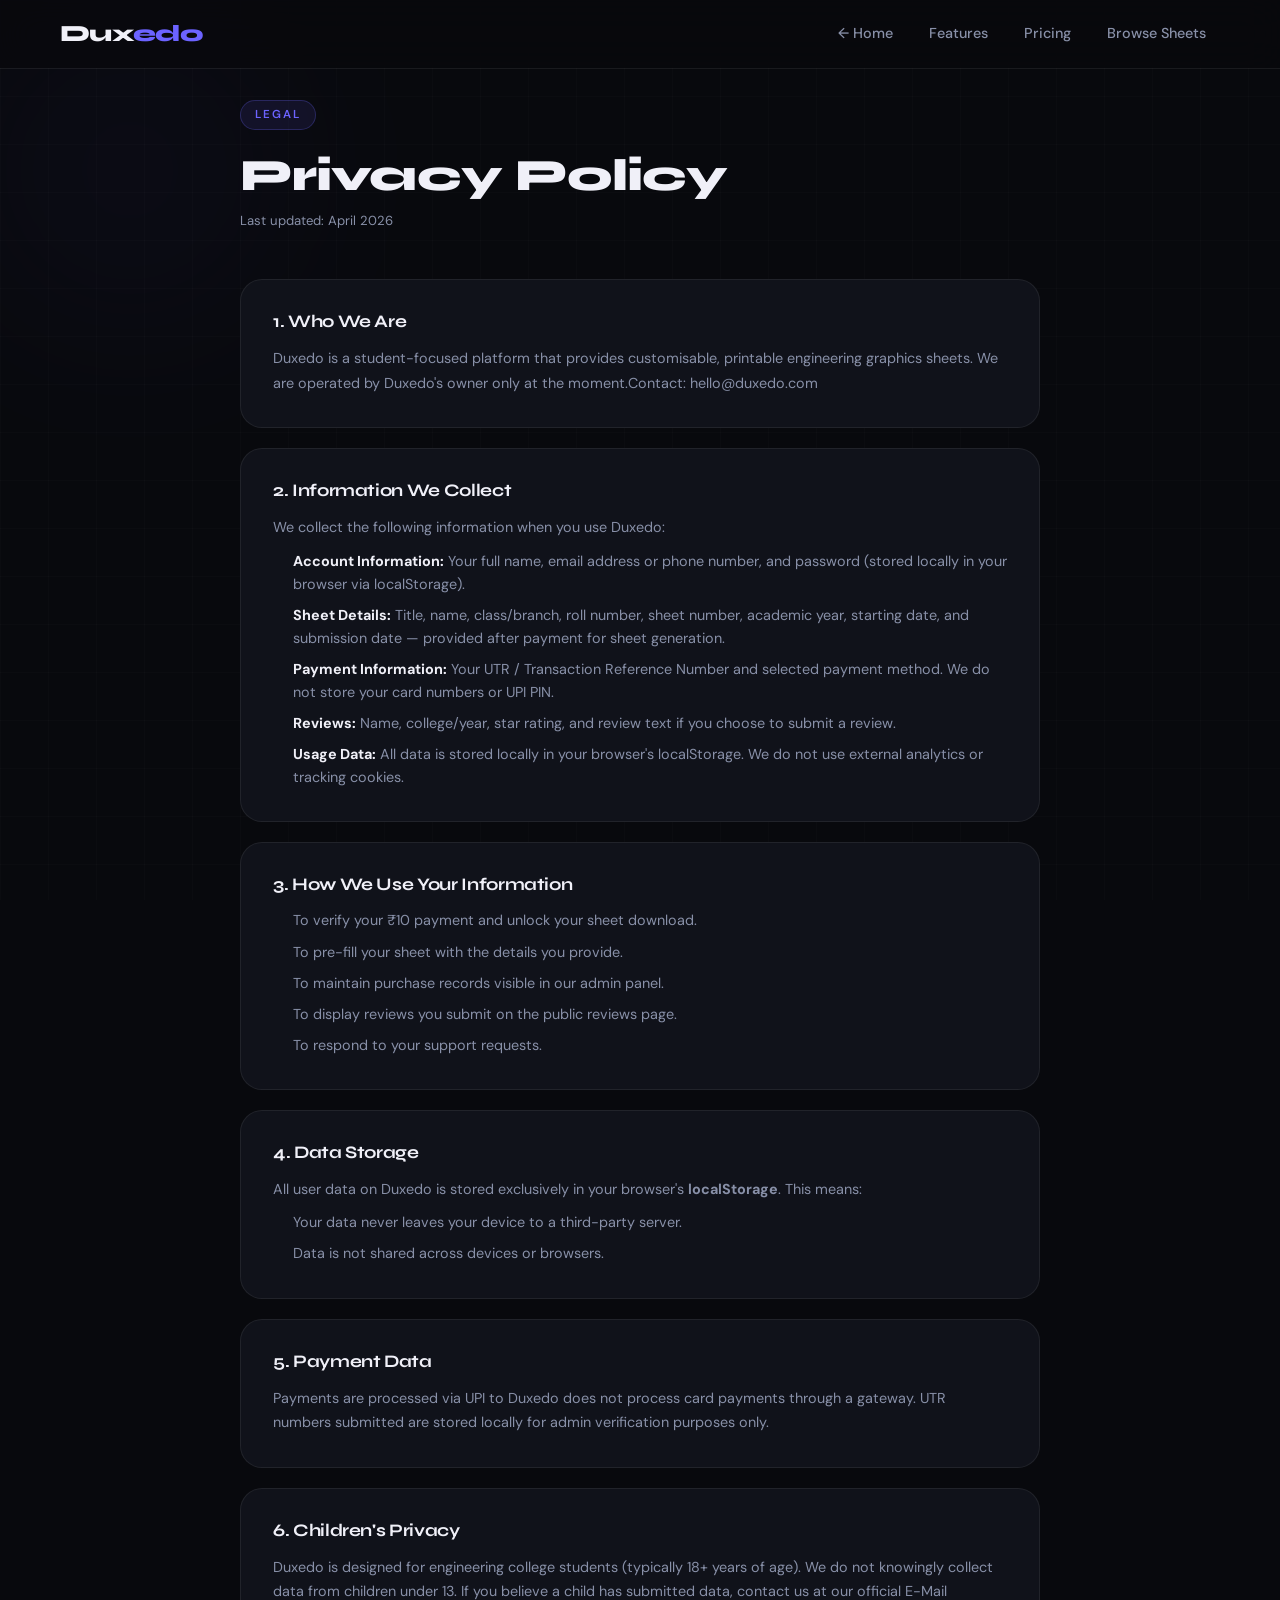
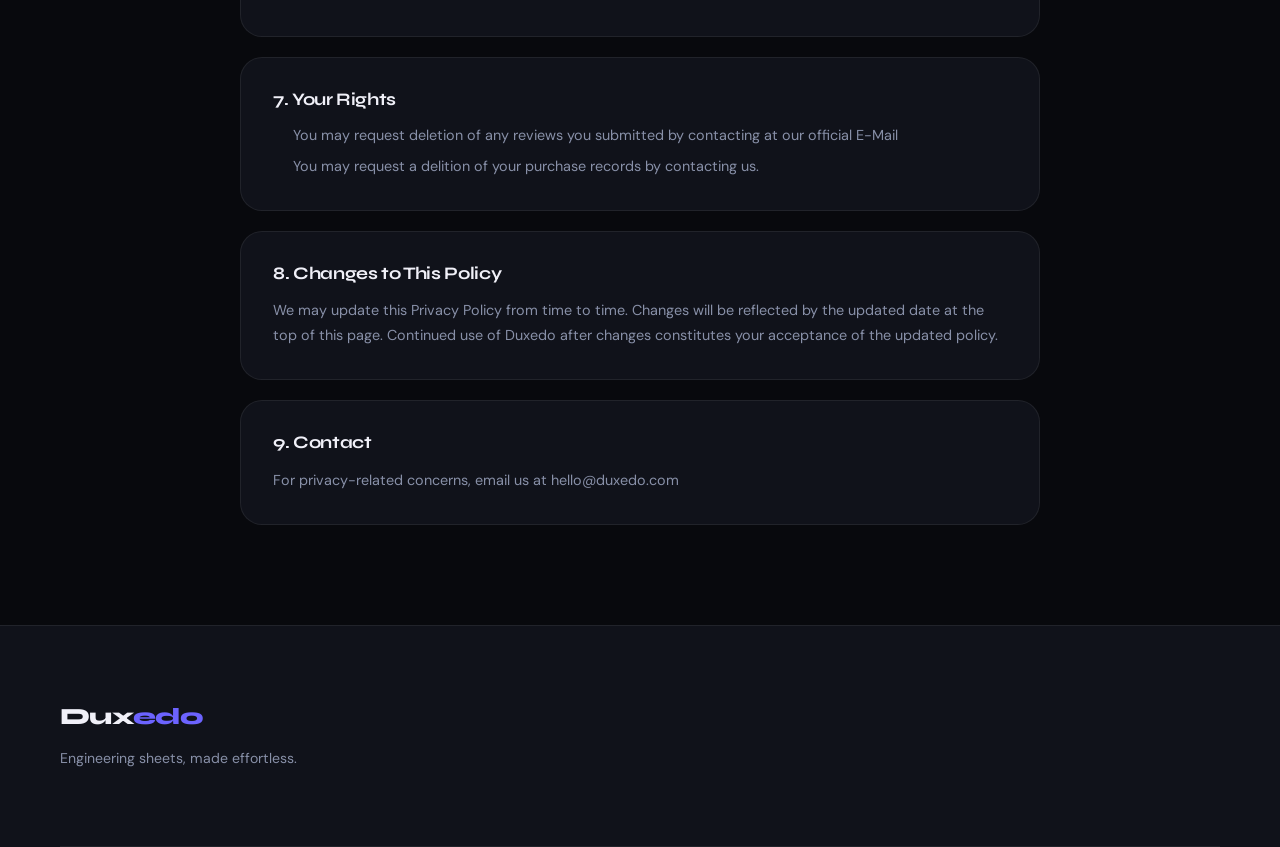
<file: privacy.html>
<!DOCTYPE html>
<html lang="en">
<head>
  <meta charset="UTF-8"/>
  <meta name="viewport" content="width=device-width, initial-scale=1.0"/>
  <title>Privacy Policy – Duxedo</title>
  <link rel="stylesheet" href="styles.css"/>
  <link rel="preconnect" href="https://fonts.googleapis.com"/>
  <link rel="preconnect" href="https://fonts.gstatic.com" crossorigin/>
  <link href="https://fonts.googleapis.com/css2?family=Syne:wght@600;700;800&family=DM+Sans:wght@300;400;500;600&display=swap" rel="stylesheet"/>
</head>
<body>
<header class="navbar scrolled" id="navbar">
  <div class="nav-container">
    <a href="index.html" class="nav-logo">Dux<span>edo</span></a>
    <nav class="nav-links" id="navLinks">
      <a href="index.html"    class="nav-link">← Home</a>
      <a href="features.html" class="nav-link">Features</a>
      <a href="pricing.html"  class="nav-link">Pricing</a>
      <a href="sheets.html"   class="nav-link">Browse Sheets</a>
    </nav>
    <button class="hamburger" id="hamburger"><span></span><span></span><span></span></button>
  </div>
</header>

<div class="legal-page">
  <div class="blob blob-1" style="opacity:.3"></div>
  <div class="legal-container">
    <div class="section-label">Legal</div>
    <h1 class="legal-title">Privacy Policy</h1>
    <p class="legal-date">Last updated: April 2026</p>

    <div class="legal-card">
      <h2>1. Who We Are</h2>
      <p>Duxedo is a student-focused platform that provides customisable, printable engineering graphics sheets. We are operated by Duxedo's owner only at the moment.Contact: hello@duxedo.com</p>
    </div>

    <div class="legal-card">
      <h2>2. Information We Collect</h2>
      <p>We collect the following information when you use Duxedo:</p>
      <ul class="legal-ul">
        <li><strong>Account Information:</strong> Your full name, email address or phone number, and password (stored locally in your browser via localStorage).</li>
        <li><strong>Sheet Details:</strong> Title, name, class/branch, roll number, sheet number, academic year, starting date, and submission date — provided after payment for sheet generation.</li>
        <li><strong>Payment Information:</strong> Your UTR / Transaction Reference Number and selected payment method. We do not store your card numbers or UPI PIN.</li>
        <li><strong>Reviews:</strong> Name, college/year, star rating, and review text if you choose to submit a review.</li>
        <li><strong>Usage Data:</strong> All data is stored locally in your browser's localStorage. We do not use external analytics or tracking cookies.</li>
      </ul>
    </div>

    <div class="legal-card">
      <h2>3. How We Use Your Information</h2>
      <ul class="legal-ul">
        <li>To verify your ₹10 payment and unlock your sheet download.</li>
        <li>To pre-fill your sheet with the details you provide.</li>
        <li>To maintain purchase records visible in our admin panel.</li>
        <li>To display reviews you submit on the public reviews page.</li>
        <li>To respond to your support requests.</li>
      </ul>
    </div>

    <div class="legal-card">
      <h2>4. Data Storage</h2>
      <p>All user data on Duxedo is stored exclusively in your browser's <strong>localStorage</strong>. This means:</p>
      <ul class="legal-ul">
        <li>Your data never leaves your device to a third-party server.</li>
        <li>Data is not shared across devices or browsers.</li>
      </ul>
    </div>

    <div class="legal-card">
      <h2>5. Payment Data</h2>
      <p>Payments are processed via UPI to Duxedo does not process card payments through a gateway. UTR numbers submitted are stored locally for admin verification purposes only.</p>
    </div>

    <div class="legal-card">
      <h2>6. Children's Privacy</h2>
      <p>Duxedo is designed for engineering college students (typically 18+ years of age). We do not knowingly collect data from children under 13. If you believe a child has submitted data, contact us at our official E-Mail</p>
    </div>

    <div class="legal-card">
      <h2>7. Your Rights</h2>
      <ul class="legal-ul">
        <li>You may request deletion of any reviews you submitted by contacting at our official E-Mail</li>
        <li>You may request a delition of your purchase records by contacting us.</li>
      </ul>
    </div>

    <div class="legal-card">
      <h2>8. Changes to This Policy</h2>
      <p>We may update this Privacy Policy from time to time. Changes will be reflected by the updated date at the top of this page. Continued use of Duxedo after changes constitutes your acceptance of the updated policy.</p>
    </div>

    <div class="legal-card">
      <h2>9. Contact</h2>
      <p>For privacy-related concerns, email us at hello@duxedo.com</p>
    </div>

  </div>
</div>

<footer class="footer"><div class="footer-inner footer-inner--3col"><div class="footer-brand"><a href="index.html" class="nav-logo">Dux<span>edo</span></a><p>Engineering sheets, made effortless.</p></div><div class="footer-links-group"></div>
</file>
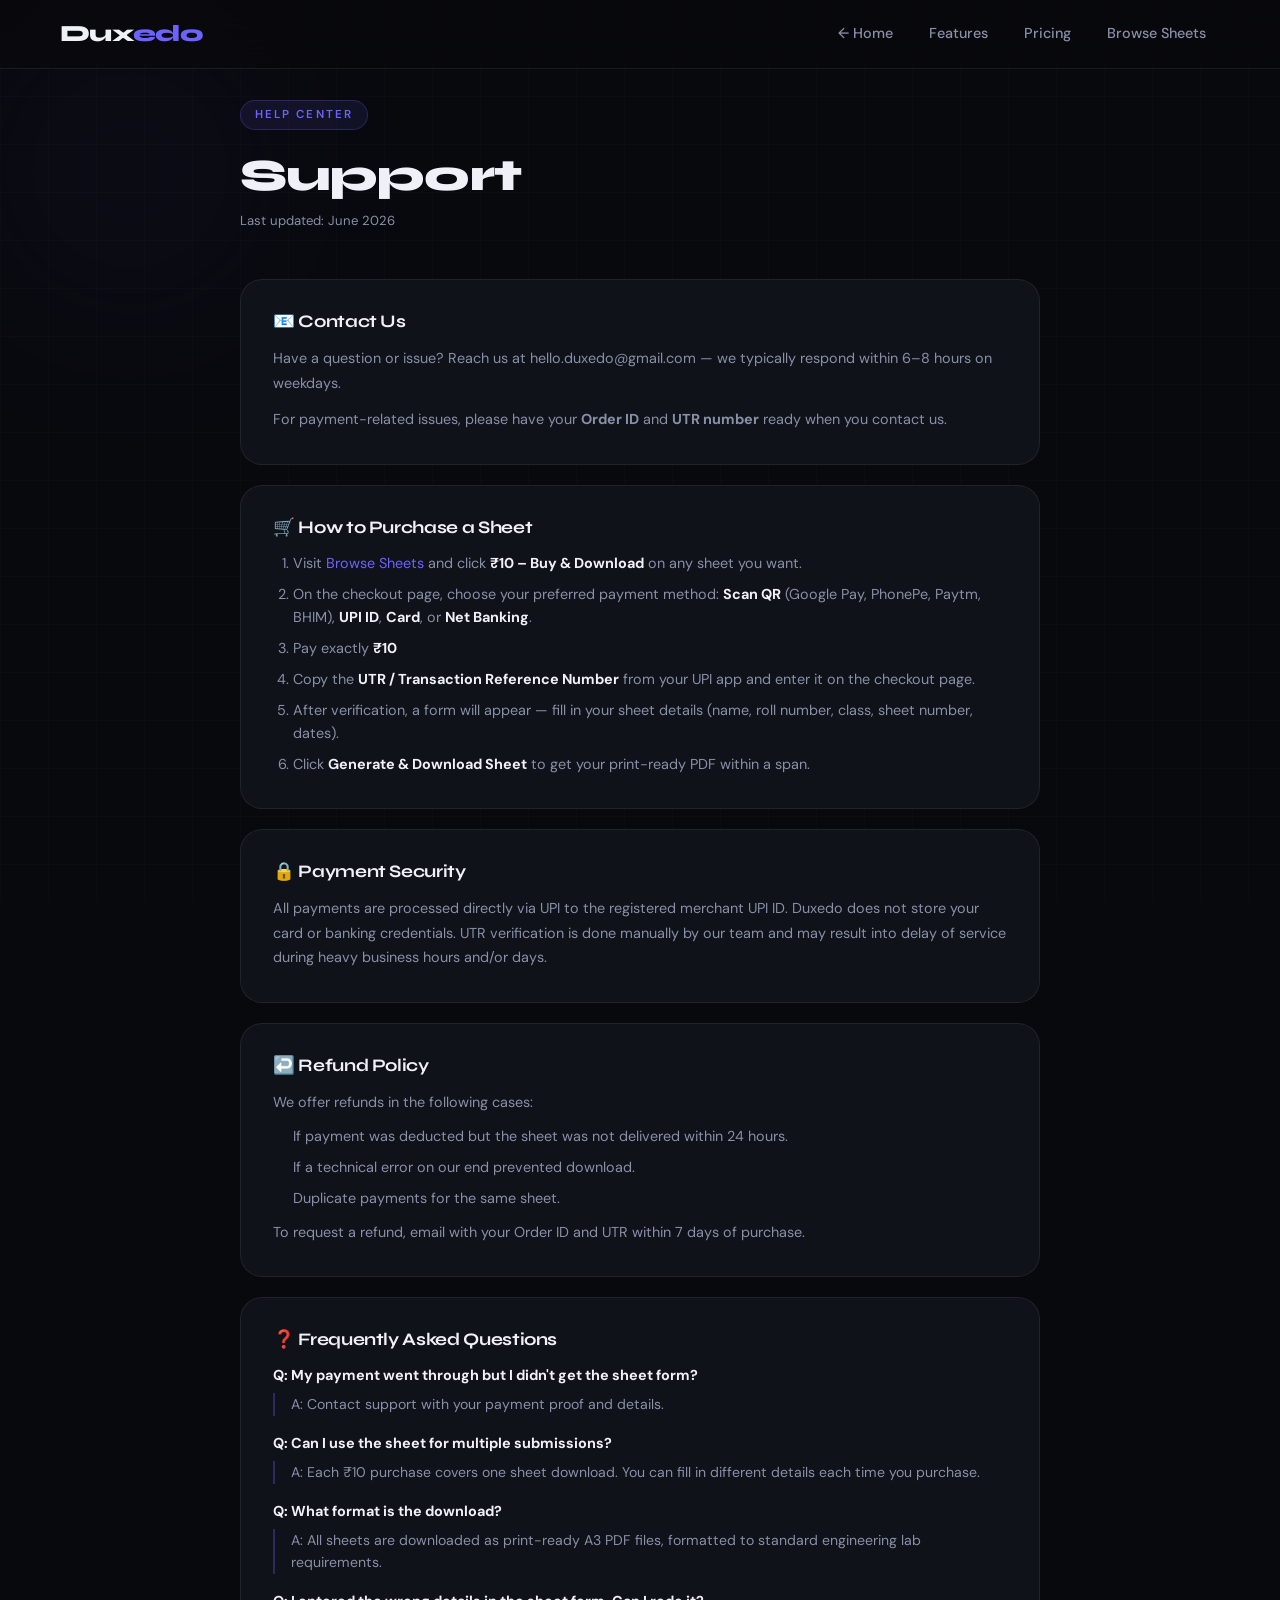
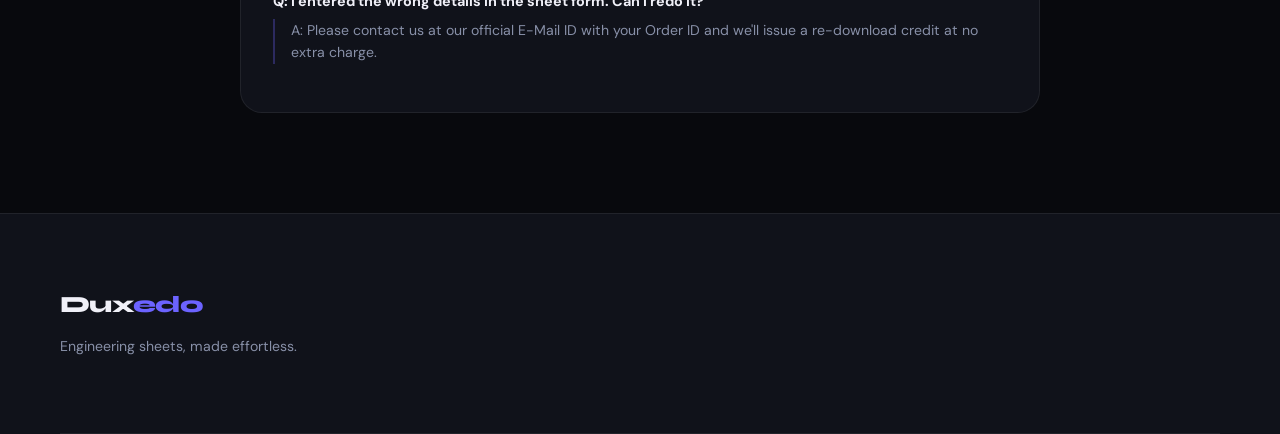
<file: support.html>
<!DOCTYPE html>
<html lang="en">
<head>
  <meta charset="UTF-8"/>
  <meta name="viewport" content="width=device-width, initial-scale=1.0"/>
  <title>Support – Duxedo</title>
  <link rel="stylesheet" href="styles.css"/>
  <link rel="preconnect" href="https://fonts.googleapis.com"/>
  <link rel="preconnect" href="https://fonts.gstatic.com" crossorigin/>
  <link href="https://fonts.googleapis.com/css2?family=Syne:wght@600;700;800&family=DM+Sans:wght@300;400;500;600&display=swap" rel="stylesheet"/>
</head>
<body>
<header class="navbar scrolled" id="navbar">
  <div class="nav-container">
    <a href="index.html" class="nav-logo">Dux<span>edo</span></a>
    <nav class="nav-links" id="navLinks">
      <a href="index.html"    class="nav-link">← Home</a>
      <a href="features.html" class="nav-link">Features</a>
      <a href="pricing.html"  class="nav-link">Pricing</a>
      <a href="sheets.html"   class="nav-link">Browse Sheets</a>
    </nav>
    <button class="hamburger" id="hamburger"><span></span><span></span><span></span></button>
  </div>
</header>

<div class="legal-page">
  <div class="blob blob-1" style="opacity:.3"></div>
  <div class="legal-container">
    <div class="section-label">Help Center</div>
    <h1 class="legal-title">Support</h1>
    <p class="legal-date">Last updated: June 2026</p>

    <div class="legal-card">
      <h2>📧 Contact Us</h2>
      <p>Have a question or issue? Reach us at hello.duxedo@gmail.com — we typically respond within 6–8 hours on weekdays.</p>
      <p style="margin-top:12px;">For payment-related issues, please have your <strong>Order ID</strong> and <strong>UTR number</strong> ready when you contact us.</p>
    </div>

    <div class="legal-card">
      <h2>🛒 How to Purchase a Sheet</h2>
      <ol class="legal-ol">
        <li>Visit <a href="sheets.html" style="color:var(--primary)">Browse Sheets</a> and click <strong>₹10 – Buy &amp; Download</strong> on any sheet you want.</li>
        <li>On the checkout page, choose your preferred payment method: <strong>Scan QR</strong> (Google Pay, PhonePe, Paytm, BHIM), <strong>UPI ID</strong>, <strong>Card</strong>, or <strong>Net Banking</strong>.</li>
        <li>Pay exactly <strong>₹10</strong>
        <li>Copy the <strong>UTR / Transaction Reference Number</strong> from your UPI app and enter it on the checkout page.</li>
        <li>After verification, a form will appear — fill in your sheet details (name, roll number, class, sheet number, dates).</li>
        <li>Click <strong>Generate &amp; Download Sheet</strong> to get your print-ready PDF within a span.</li>
      </ol>
    </div>

    <div class="legal-card">
      <h2>🔒 Payment Security</h2>
      <p>All payments are processed directly via UPI to the registered merchant UPI ID. Duxedo does not store your card or banking credentials. UTR verification is done manually by our team and may result into delay of service during heavy business hours and/or days.</p>
    </div>

    <div class="legal-card">
      <h2>↩️ Refund Policy</h2>
      <p>We offer refunds in the following cases:</p>
      <ul class="legal-ul">
        <li>If payment was deducted but the sheet was not delivered within 24 hours.</li>
        <li>If a technical error on our end prevented download.</li>
        <li>Duplicate payments for the same sheet.</li>
      </ul>
      <p style="margin-top:10px;">To request a refund, email with your Order ID and UTR within 7 days of purchase.</p>
    </div>

    <div class="legal-card">
      <h2>❓ Frequently Asked Questions</h2>
      <div class="faq-item">
        <div class="faq-q">Q: My payment went through but I didn't get the sheet form?</div>
        <div class="faq-a">A: Contact support with your payment proof and details.</div>
      </div>
      <div class="faq-item">
        <div class="faq-q">Q: Can I use the sheet for multiple submissions?</div>
        <div class="faq-a">A: Each ₹10 purchase covers one sheet download. You can fill in different details each time you purchase.</div>
      </div>
      <div class="faq-item">
        <div class="faq-q">Q: What format is the download?</div>
        <div class="faq-a">A: All sheets are downloaded as print-ready A3 PDF files, formatted to standard engineering lab requirements.</div>
      </div>
      <div class="faq-item">
        <div class="faq-q">Q: I entered the wrong details in the sheet form. Can I redo it?</div>
        <div class="faq-a">A: Please contact us at our official E-Mail ID with your Order ID and we'll issue a re-download credit at no extra charge.</div>
      </div>
    </div>

  </div>
</div>

<footer class="footer"><div class="footer-inner footer-inner--3col"><div class="footer-brand"><a href="index.html" class="nav-logo">Dux<span>edo</span></a><p>Engineering sheets, made effortless.</p></div><div class="footer-links-group">
</file>
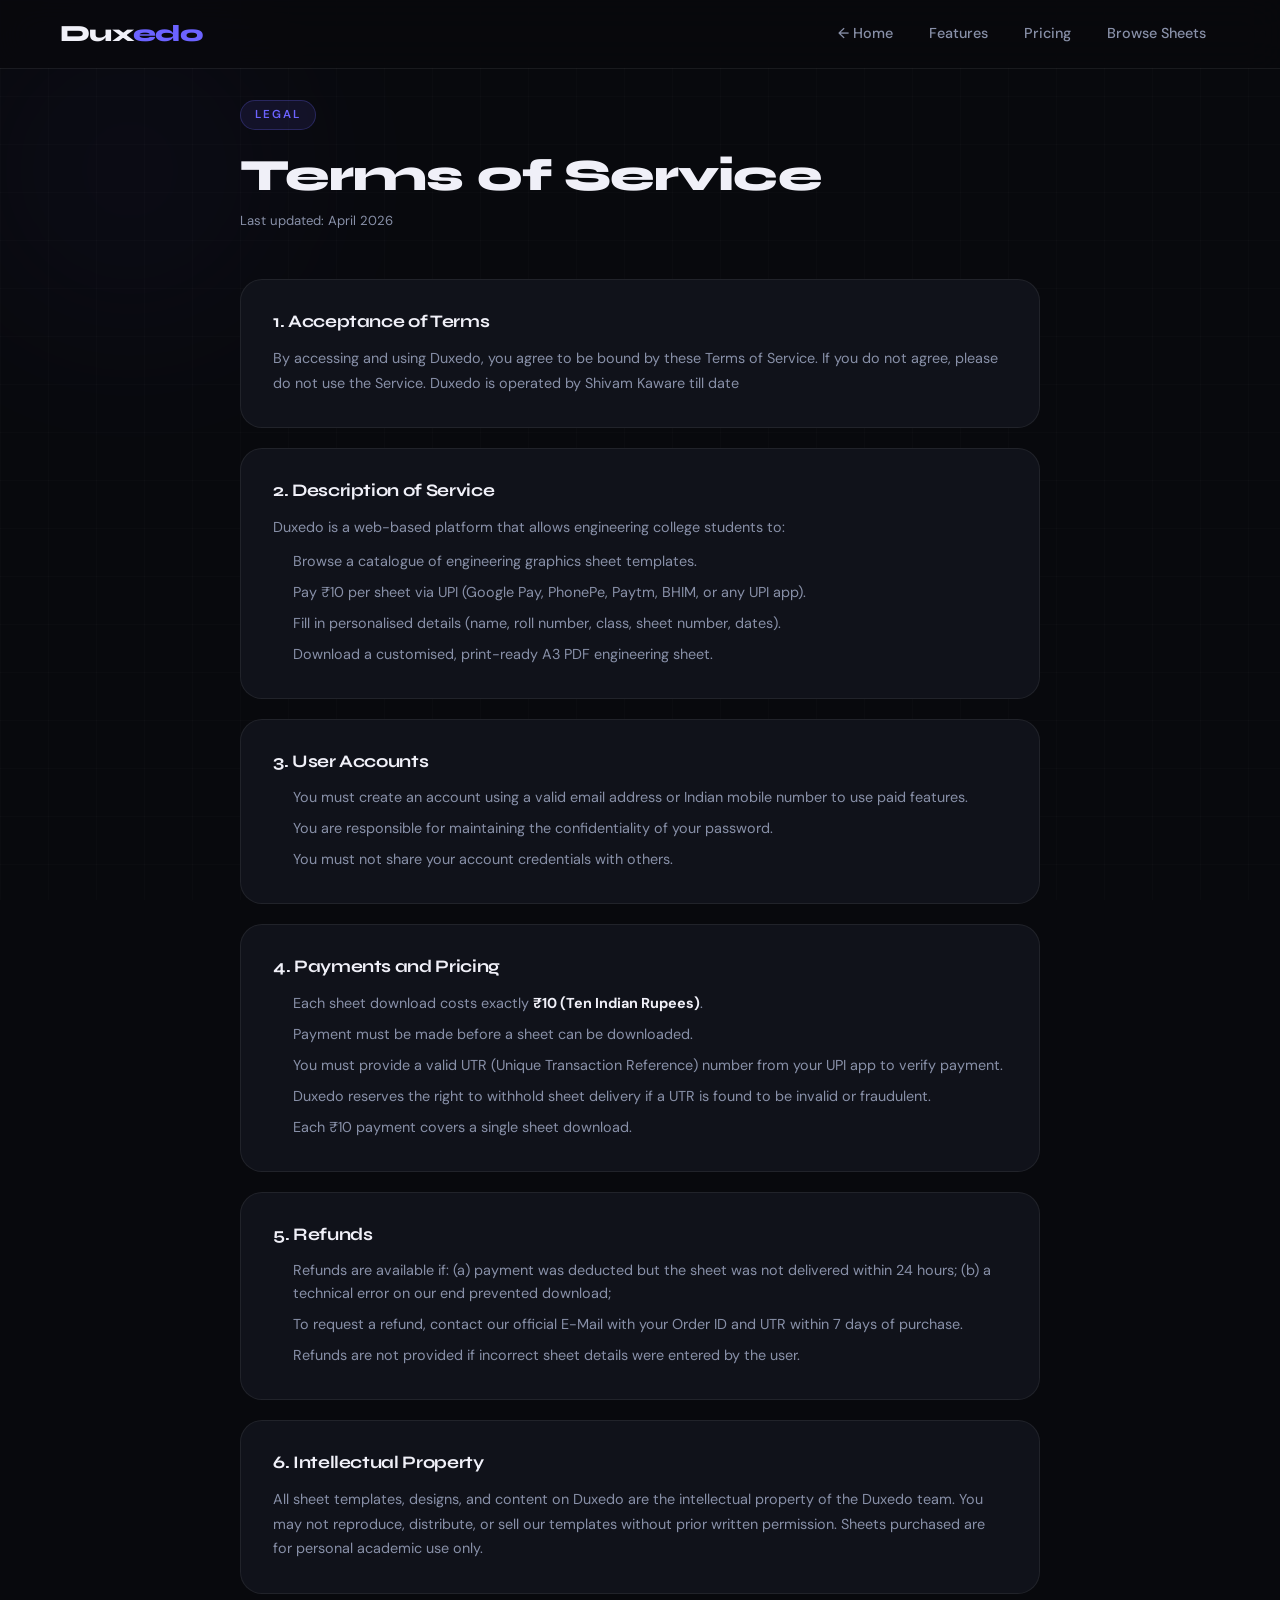
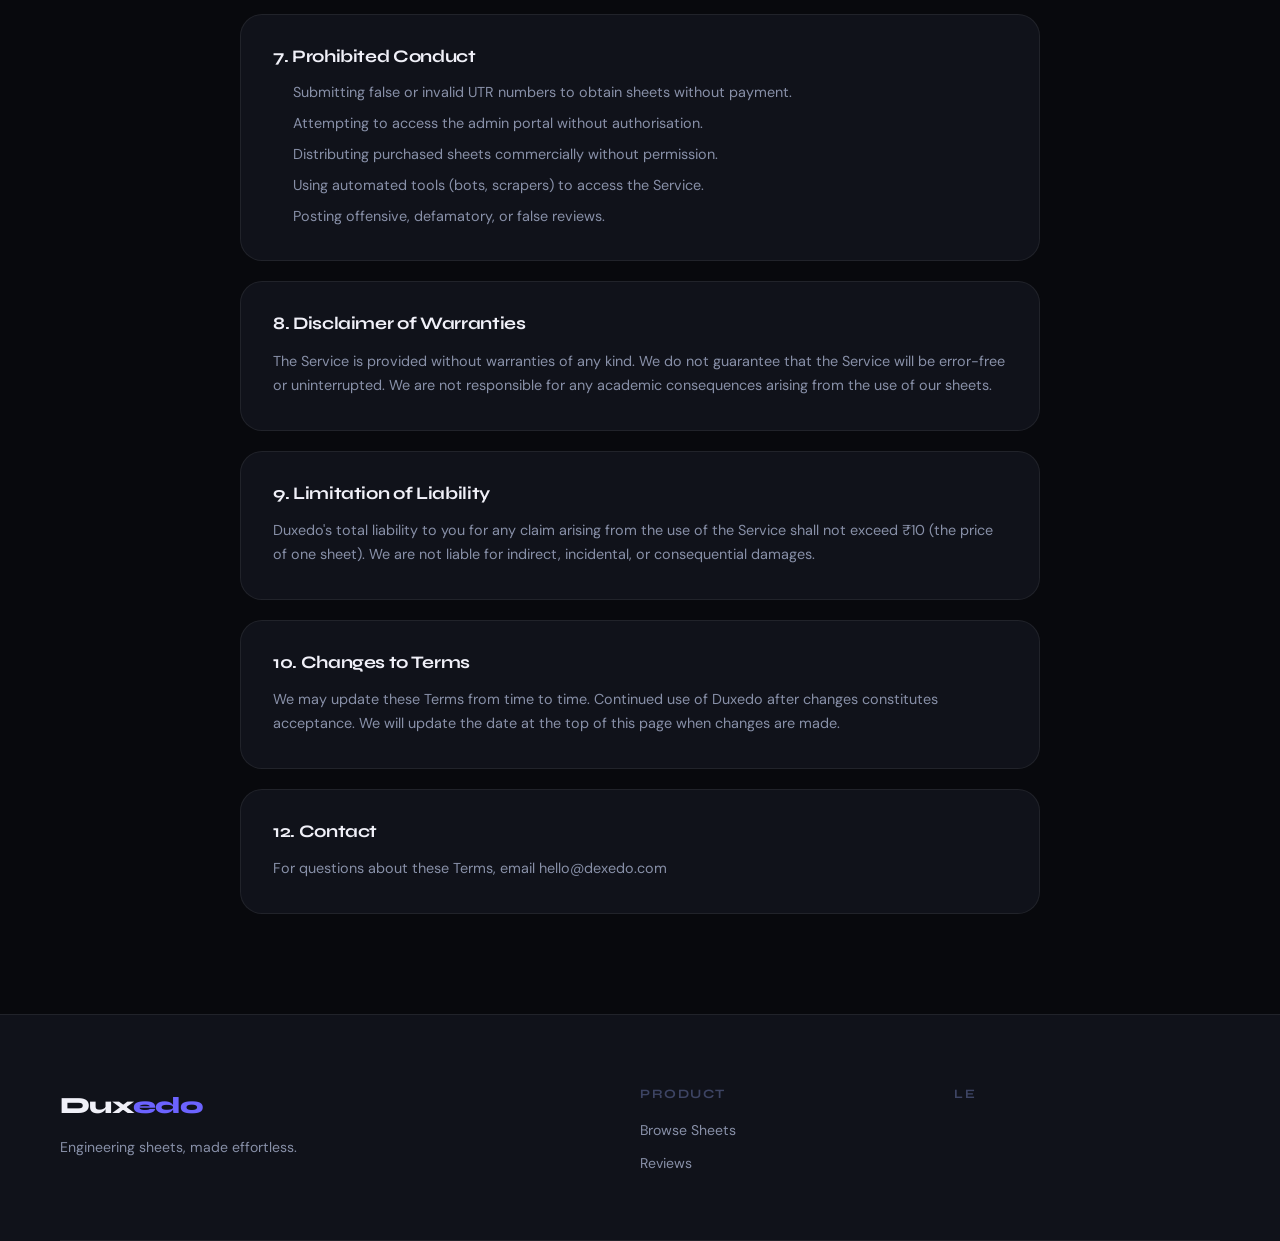
<file: terms.html>
<!DOCTYPE html>
<html lang="en">
<head>
  <meta charset="UTF-8"/>
  <meta name="viewport" content="width=device-width, initial-scale=1.0"/>
  <title>Terms of Service – Duxedo</title>
  <link rel="stylesheet" href="styles.css"/>
  <link rel="preconnect" href="https://fonts.googleapis.com"/>
  <link rel="preconnect" href="https://fonts.gstatic.com" crossorigin/>
  <link href="https://fonts.googleapis.com/css2?family=Syne:wght@600;700;800&family=DM+Sans:wght@300;400;500;600&display=swap" rel="stylesheet"/>
</head>
<body>
<header class="navbar scrolled" id="navbar">
  <div class="nav-container">
    <a href="index.html" class="nav-logo">Dux<span>edo</span></a>
    <nav class="nav-links" id="navLinks">
      <a href="index.html"    class="nav-link">← Home</a>
      <a href="features.html" class="nav-link">Features</a>
      <a href="pricing.html"  class="nav-link">Pricing</a>
      <a href="sheets.html"   class="nav-link">Browse Sheets</a>
    </nav>
    <button class="hamburger" id="hamburger"><span></span><span></span><span></span></button>
  </div>
</header>

<div class="legal-page">
  <div class="blob blob-1" style="opacity:.3"></div>
  <div class="legal-container">
    <div class="section-label">Legal</div>
    <h1 class="legal-title">Terms of Service</h1>
    <p class="legal-date">Last updated: April 2026</p>

    <div class="legal-card">
      <h2>1. Acceptance of Terms</h2>
      <p>By accessing and using Duxedo, you agree to be bound by these Terms of Service. If you do not agree, please do not use the Service. Duxedo is operated by Shivam Kaware till date</p>
    </div>

    <div class="legal-card">
      <h2>2. Description of Service</h2>
      <p>Duxedo is a web-based platform that allows engineering college students to:</p>
      <ul class="legal-ul">
        <li>Browse a catalogue of engineering graphics sheet templates.</li>
        <li>Pay ₹10 per sheet via UPI (Google Pay, PhonePe, Paytm, BHIM, or any UPI app).</li>
        <li>Fill in personalised details (name, roll number, class, sheet number, dates).</li>
        <li>Download a customised, print-ready A3 PDF engineering sheet.</li>
      </ul>
    </div>

    <div class="legal-card">
      <h2>3. User Accounts</h2>
      <ul class="legal-ul">
        <li>You must create an account using a valid email address or Indian mobile number to use paid features.</li>
        <li>You are responsible for maintaining the confidentiality of your password.</li>
        <li>You must not share your account credentials with others.</li>
      </ul>
    </div>

    <div class="legal-card">
      <h2>4. Payments and Pricing</h2>
      <ul class="legal-ul">
        <li>Each sheet download costs exactly <strong>₹10 (Ten Indian Rupees)</strong>.</li>
        <li>Payment must be made before a sheet can be downloaded.</li>
        <li>You must provide a valid UTR (Unique Transaction Reference) number from your UPI app to verify payment.</li>
        <li>Duxedo reserves the right to withhold sheet delivery if a UTR is found to be invalid or fraudulent.</li>
        <li>Each ₹10 payment covers a single sheet download.</li>
      </ul>
    </div>

    <div class="legal-card">
      <h2>5. Refunds</h2>
      <ul class="legal-ul">
        <li>Refunds are available if: (a) payment was deducted but the sheet was not delivered within 24 hours; (b) a technical error on our end prevented download;</li>
        <li>To request a refund, contact our official E-Mail with your Order ID and UTR within 7 days of purchase.</li>
        <li>Refunds are not provided if incorrect sheet details were entered by the user.</li>
      </ul>
    </div>

    <div class="legal-card">
      <h2>6. Intellectual Property</h2>
      <p>All sheet templates, designs, and content on Duxedo are the intellectual property of the Duxedo team. You may not reproduce, distribute, or sell our templates without prior written permission. Sheets purchased are for personal academic use only.</p>
    </div>

    <div class="legal-card">
      <h2>7. Prohibited Conduct</h2>
      <ul class="legal-ul">
        <li>Submitting false or invalid UTR numbers to obtain sheets without payment.</li>
        <li>Attempting to access the admin portal without authorisation.</li>
        <li>Distributing purchased sheets commercially without permission.</li>
        <li>Using automated tools (bots, scrapers) to access the Service.</li>
        <li>Posting offensive, defamatory, or false reviews.</li>
      </ul>
    </div>

    <div class="legal-card">
      <h2>8. Disclaimer of Warranties</h2>
      <p>The Service is provided without warranties of any kind. We do not guarantee that the Service will be error-free or uninterrupted. We are not responsible for any academic consequences arising from the use of our sheets.</p>
    </div>

    <div class="legal-card">
      <h2>9. Limitation of Liability</h2>
      <p>Duxedo's total liability to you for any claim arising from the use of the Service shall not exceed ₹10 (the price of one sheet). We are not liable for indirect, incidental, or consequential damages.</p>
    </div>

    <div class="legal-card">
      <h2>10. Changes to Terms</h2>
      <p>We may update these Terms from time to time. Continued use of Duxedo after changes constitutes acceptance. We will update the date at the top of this page when changes are made.</p>
    </div>

    <div class="legal-card">
      <h2>12. Contact</h2>
      <p>For questions about these Terms, email hello@dexedo.com</p>
    </div>

  </div>
</div>

<footer class="footer"><div class="footer-inner footer-inner--3col"><div class="footer-brand"><a href="index.html" class="nav-logo">Dux<span>edo</span></a><p>Engineering sheets, made effortless.</p></div><div class="footer-links-group"><h4>Product</h4><a href="sheets.html">Browse Sheets</a><a href="reviews.html">Reviews</a></div><div class="footer-links-group"><h4>Le
</file>
<file: styles.css>
/* ============================================================
   DUXEDO — styles.css  (Complete)
   Original + Admin Portal + QR Payment + Legal Pages
   + Reviews Page + Sheet Details Form
   ============================================================ */

:root {
  --bg:          #08090d;
  --bg-card:     #10121a;
  --bg-card2:    #181c28;
  --border:      rgba(255,255,255,0.07);
  --border-glow: rgba(108,99,255,0.3);
  --primary:  #6c63ff;
  --accent2:  #a78bfa;
  --green:    #22c55e;
  --amber:    #f59e0b;
  --pink:     #ec4899;
  --red:      #ef4444;
  --text:       #f0f0f8;
  --text-muted: #8890a8;
  --text-faint: #3d4463;
  --radius:      14px;
  --radius-lg:   22px;
  --radius-pill: 999px;
  --shadow-card: 0 4px 32px rgba(0,0,0,0.45);
  --shadow-glow: 0 0 40px rgba(108,99,255,0.18);
  --transition:  0.25s cubic-bezier(0.4,0,0.2,1);
}

*, *::before, *::after { box-sizing: border-box; margin: 0; padding: 0; }
html { scroll-behavior: smooth; font-size: 16px; }
body { font-family: 'DM Sans', sans-serif; background: var(--bg); color: var(--text); line-height: 1.6; overflow-x: hidden; -webkit-font-smoothing: antialiased; }
body::before { content:''; position:fixed; inset:0; background-image: linear-gradient(rgba(255,255,255,.015) 1px,transparent 1px), linear-gradient(90deg,rgba(255,255,255,.015) 1px,transparent 1px); background-size:48px 48px; pointer-events:none; z-index:0; }
img { max-width:100%; display:block; }
a   { text-decoration:none; color:inherit; }
ul  { list-style:none; }
h1,h2,h3,h4 { font-family:'Syne',sans-serif; line-height:1.15; letter-spacing:-.02em; }
.hidden { display:none !important; }

.gradient-text { background:linear-gradient(135deg,var(--primary) 0%,var(--accent2) 60%,#c084fc 100%); -webkit-background-clip:text; -webkit-text-fill-color:transparent; background-clip:text; }

.section-container { max-width:1160px; margin:0 auto; padding:96px 20px; }
.section-label { display:inline-flex; align-items:center; gap:8px; font-size:.72rem; font-weight:600; letter-spacing:.18em; text-transform:uppercase; color:var(--primary); background:rgba(108,99,255,.1); border:1px solid rgba(108,99,255,.25); border-radius:var(--radius-pill); padding:5px 14px; margin-bottom:20px; }
.section-title { font-size:clamp(2rem,5vw,3rem); font-weight:800; color:var(--text); margin-bottom:56px; }

/* BUTTONS */
.btn { display:inline-flex; align-items:center; gap:8px; padding:13px 26px; border-radius:var(--radius-pill); font-family:'DM Sans',sans-serif; font-size:.95rem; font-weight:600; cursor:pointer; border:none; transition:var(--transition); position:relative; overflow:hidden; white-space:nowrap; }
.btn-primary { background:linear-gradient(135deg,var(--primary) 0%,#a78bfa 100%); color:#fff; box-shadow:0 4px 20px rgba(108,99,255,.4); }
.btn-primary:hover { transform:translateY(-2px); box-shadow:0 8px 32px rgba(108,99,255,.55); filter:brightness(1.08); }
.btn-primary:active { transform:translateY(0); }
.btn-ghost { background:transparent; color:var(--text); border:1px solid var(--border); }
.btn-ghost:hover { background:rgba(255,255,255,.06); border-color:rgba(255,255,255,.15); transform:translateY(-2px); }
.btn-nav { background:linear-gradient(135deg,var(--primary),#a78bfa); color:#fff; padding:10px 22px; font-size:.88rem; box-shadow:0 2px 14px rgba(108,99,255,.35); }
.btn-nav:hover { filter:brightness(1.1); transform:translateY(-1px); }
.btn-full { width:100%; justify-content:center; }
.play-icon { font-size:.8rem; }

/* NAVBAR */
.navbar { position:fixed; top:0; left:0; right:0; z-index:1000; padding:0 20px; transition:background .3s,box-shadow .3s; }
.navbar.scrolled { background:rgba(8,9,13,.88); backdrop-filter:blur(18px); -webkit-backdrop-filter:blur(18px); box-shadow:0 1px 0 var(--border); }
.nav-container { max-width:1160px; margin:0 auto; height:68px; display:flex; align-items:center; justify-content:space-between; }
.nav-logo { font-family:'Syne',sans-serif; font-size:1.45rem; font-weight:800; color:var(--text); letter-spacing:-.03em; }
.nav-logo span { color:var(--primary); }
.nav-links { display:flex; align-items:center; gap:8px; }
.nav-link { font-size:.9rem; font-weight:500; color:var(--text-muted); padding:8px 14px; border-radius:var(--radius-pill); transition:var(--transition); }
.nav-link:hover { color:var(--text); background:rgba(255,255,255,.06); }
.hamburger { display:none; flex-direction:column; gap:5px; background:none; border:none; cursor:pointer; padding:6px; z-index:1100; }
.hamburger span { display:block; width:24px; height:2px; background:var(--text); border-radius:2px; transition:var(--transition); }
.hamburger.open span:nth-child(1) { transform:translateY(7px) rotate(45deg); }
.hamburger.open span:nth-child(2) { opacity:0; transform:scaleX(0); }
.hamburger.open span:nth-child(3) { transform:translateY(-7px) rotate(-45deg); }

/* HERO */
.hero { position:relative; min-height:100svh; display:flex; align-items:center; justify-content:space-between; gap:48px; max-width:1160px; margin:0 auto; padding:120px 20px 80px; z-index:1; overflow:hidden; }
.blob { position:absolute; border-radius:50%; filter:blur(90px); pointer-events:none; z-index:-1; }
.blob-1 { width:500px;height:500px;background:radial-gradient(circle,rgba(108,99,255,.18) 0%,transparent 70%);top:-80px;left:-120px; }
.blob-2 { width:380px;height:380px;background:radial-gradient(circle,rgba(167,139,250,.12) 0%,transparent 70%);bottom:0;right:-60px; }
.blob-3 { width:260px;height:260px;background:radial-gradient(circle,rgba(34,197,94,.08) 0%,transparent 70%);top:50%;right:30%; }
.hero-content { flex:1; max-width:580px; }
.hero-badge { display:inline-flex; align-items:center; gap:8px; font-size:.8rem; font-weight:500; color:var(--text-muted); background:rgba(255,255,255,.04); border:1px solid var(--border); border-radius:var(--radius-pill); padding:6px 14px; margin-bottom:24px; }
.badge-dot { width:7px;height:7px;border-radius:50%;background:var(--green);box-shadow:0 0 8px var(--green);animation:pulse-dot 2s infinite; }
@keyframes pulse-dot { 0%,100%{box-shadow:0 0 6px var(--green)}50%{box-shadow:0 0 14px var(--green)} }
.hero-title { font-size:clamp(2.4rem,6vw,4rem); font-weight:800; line-height:1.1; margin-bottom:22px; }
.hero-sub { font-size:1.05rem; color:var(--text-muted); max-width:460px; margin-bottom:36px; line-height:1.7; }
.hero-actions { display:flex; flex-wrap:wrap; gap:14px; margin-bottom:52px; }
.hero-stats { display:flex; align-items:center; gap:24px; flex-wrap:wrap; }
.stat { display:flex; flex-direction:column; }
.stat-num { font-family:'Syne',sans-serif; font-size:1.5rem; font-weight:700; color:var(--text); }
.stat-label { font-size:.78rem; color:var(--text-muted); }
.stat-divider { width:1px; height:36px; background:var(--border); }

/* Sheet Mockup */
.hero-visual { position:relative; flex:0 0 auto; width:380px; }
.sheet-mockup { background:#0e1020; border:1px solid var(--border); border-radius:var(--radius-lg); overflow:hidden; box-shadow:var(--shadow-card),0 0 0 1px rgba(108,99,255,.08),var(--shadow-glow); animation:float-card 5s ease-in-out infinite; }
@keyframes float-card { 0%,100%{transform:translateY(0)}50%{transform:translateY(-10px)} }
.sheet-header { background:linear-gradient(135deg,rgba(108,99,255,.15),rgba(167,139,250,.08)); border-bottom:1px solid var(--border); padding:14px 18px 12px; display:flex; align-items:center; justify-content:space-between; }
.sheet-logo-tag { font-family:'Syne',sans-serif; font-size:.7rem; font-weight:700; letter-spacing:.15em; color:var(--primary); }
.sheet-title-row { font-size:.72rem; color:var(--text-muted); font-weight:500; }
.sheet-info-row { display:flex; border-bottom:1px solid var(--border); }
.sheet-field { flex:1; padding:10px 14px; border-right:1px solid var(--border); display:flex; flex-direction:column; gap:2px; }
.sheet-field:last-child { border-right:none; }
.field-label { font-size:.62rem; color:var(--text-faint); text-transform:uppercase; letter-spacing:.08em; }
.field-value { font-size:.8rem; font-weight:600; color:var(--text); }
.sheet-grid { position:relative; height:200px; overflow:hidden; background:#080a14; }
.grid-line { position:absolute; background:rgba(108,99,255,.07); }
.grid-line.h { width:100%; height:1px; } .grid-line.v { height:100%; width:1px; }
.grid-line.h:nth-child(1){top:25%}.grid-line.h:nth-child(2){top:50%}.grid-line.h:nth-child(3){top:75%}.grid-line.h:nth-child(4){top:88%}
.grid-line.v:nth-child(5){left:25%}.grid-line.v:nth-child(6){left:50%}.grid-line.v:nth-child(7){left:75%}.grid-line.v:nth-child(8){left:88%}
.sketch-svg { position:absolute; top:50%; left:50%; transform:translate(-50%,-50%); width:180px; height:144px; opacity:.9; }
.sheet-footer-bar { border-top:1px solid var(--border); padding:10px 16px; display:flex; justify-content:space-between; align-items:center; font-size:.7rem; color:var(--text-muted); }
.sheet-stamp { color:var(--green); font-weight:600; font-size:.68rem; }
.float-badge { position:absolute; background:var(--bg-card2); border:1px solid var(--border); border-radius:var(--radius-pill); padding:7px 14px; font-size:.78rem; font-weight:600; color:var(--text); box-shadow:var(--shadow-card); white-space:nowrap; }
.fb-1 { bottom:-18px;left:-24px;animation:float-badge1 4s ease-in-out infinite; }
.fb-2 { top:30px;right:-28px;animation:float-badge2 4.5s ease-in-out infinite;color:var(--amber);border-color:rgba(245,158,11,.25); }
@keyframes float-badge1 { 0%,100%{transform:translateY(0) rotate(-3deg)}50%{transform:translateY(-8px) rotate(-3deg)} }
@keyframes float-badge2 { 0%,100%{transform:translateY(0) rotate(4deg)}50%{transform:translateY(8px) rotate(4deg)} }

/* FEATURES */
.features { position:relative; z-index:1; }
.features::before { content:''; position:absolute; left:50%; top:0; transform:translateX(-50%); width:1px; height:80px; background:linear-gradient(to bottom,transparent,var(--border)); }
.features-grid { display:grid; grid-template-columns:repeat(4,1fr); gap:20px; }
.feature-card { background:var(--bg-card); border:1px solid var(--border); border-radius:var(--radius-lg); padding:28px 24px 32px; transition:var(--transition); position:relative; overflow:hidden; }
.feature-card::before { content:''; position:absolute; top:0;left:0;right:0; height:2px; background:linear-gradient(90deg,var(--primary),transparent); opacity:0; transition:var(--transition); }
.feature-card:hover { transform:translateY(-6px); border-color:var(--border-glow); box-shadow:var(--shadow-card),var(--shadow-glow); }
.feature-card:hover::before { opacity:1; }
.feature-icon-wrap { width:48px;height:48px;border-radius:12px;background:rgba(108,99,255,.1);display:flex;align-items:center;justify-content:center;margin-bottom:20px;color:var(--icon-color,var(--primary));border:1px solid rgba(108,99,255,.15); }
.feature-icon-wrap svg { width:22px;height:22px; }
.feature-title { font-size:1.05rem; font-weight:700; margin-bottom:10px; color:var(--text); }
.feature-desc  { font-size:.88rem; color:var(--text-muted); line-height:1.65; }

/* HOW IT WORKS */
.how-it-works { position:relative;z-index:1;background:radial-gradient(ellipse 60% 40% at 50% 0%,rgba(108,99,255,.06),transparent); }
.steps-track { display:flex;gap:0;position:relative;align-items:stretch; }
.step-card { flex:1;background:var(--bg-card);border:1px solid var(--border);border-radius:var(--radius-lg);padding:36px 28px;margin:0 10px;position:relative;transition:var(--transition); }
.step-card:hover { border-color:var(--border-glow);transform:translateY(-4px);box-shadow:var(--shadow-card); }
.step-card::after { content:'→';position:absolute;right:-22px;top:50%;transform:translateY(-50%);font-size:1.2rem;color:var(--primary);z-index:2; }
.step-card:last-child::after { display:none; }
.step-num { font-family:'Syne',sans-serif;font-size:2.8rem;font-weight:800;color:rgba(108,99,255,.12);line-height:1;margin-bottom:14px; }
.step-body h3 { font-size:1.05rem;margin-bottom:10px;color:var(--text); }
.step-body p  { font-size:.88rem;color:var(--text-muted);line-height:1.65; }

/* PRICING */
.pricing { position:relative;z-index:1; }
.pricing-card-wrap { display:flex;gap:32px;align-items:stretch;max-width:760px; }
.pricing-card { flex:1;background:var(--bg-card);border:1px solid var(--border-glow);border-radius:var(--radius-lg);padding:40px 36px;position:relative;box-shadow:var(--shadow-glow); }
.pricing-badge { display:inline-block;font-size:.72rem;font-weight:700;letter-spacing:.1em;text-transform:uppercase;color:#fff;background:linear-gradient(135deg,var(--primary),var(--accent2));border-radius:var(--radius-pill);padding:4px 12px;margin-bottom:24px; }
.pricing-amount { font-family:'Syne',sans-serif;font-size:4rem;font-weight:800;color:var(--text);line-height:1;margin-bottom:16px;display:flex;align-items:flex-start;gap:4px; }
.currency { font-size:1.6rem;margin-top:10px;color:var(--primary); }
.per-unit  { font-size:1rem;color:var(--text-muted);align-self:flex-end;margin-bottom:8px;font-family:'DM Sans',sans-serif;font-weight:400; }
.pricing-desc { font-size:.9rem;color:var(--text-muted);margin-bottom:28px;line-height:1.6; }
.pricing-features { margin-bottom:32px;display:flex;flex-direction:column;gap:12px; }
.pricing-features li { display:flex;align-items:center;gap:10px;font-size:.9rem;color:var(--text-muted); }
.check { width:20px;height:20px;border-radius:50%;background:rgba(34,197,94,.12);color:var(--green);display:inline-flex;align-items:center;justify-content:center;font-size:.7rem;flex-shrink:0; }
.pricing-side { flex:0 0 200px;display:flex;flex-direction:column;justify-content:center;gap:12px;padding:28px;background:rgba(108,99,255,.05);border:1px solid var(--border);border-radius:var(--radius-lg); }
.pricing-quote { font-size:.95rem;font-style:italic;color:var(--text);line-height:1.5; }
.pricing-author { font-size:.78rem;color:var(--text-muted); }

/* CTA */
.cta-band { position:relative;overflow:hidden;text-align:center;padding:96px 20px;background:linear-gradient(135deg,rgba(108,99,255,.12),rgba(167,139,250,.06));border-top:1px solid var(--border);border-bottom:1px solid var(--border);z-index:1; }
.cta-blob { position:absolute;top:50%;left:50%;transform:translate(-50%,-50%);width:600px;height:300px;background:radial-gradient(ellipse,rgba(108,99,255,.15),transparent 70%);filter:blur(40px);pointer-events:none; }
.cta-band h2 { font-size:clamp(1.8rem,4vw,2.8rem);margin-bottom:14px;position:relative; }
.cta-band p  { font-size:1rem;color:var(--text-muted);margin-bottom:36px;position:relative; }

/* TESTIMONIALS */
.testimonials { position:relative;z-index:1; }
.testimonials-grid { display:grid;grid-template-columns:repeat(3,1fr);gap:20px;margin-bottom:60px; }
.testi-card { background:var(--bg-card);border:1px solid var(--border);border-radius:var(--radius-lg);padding:28px 24px;transition:var(--transition); }
.testi-card:hover { border-color:var(--border-glow);transform:translateY(-4px);box-shadow:var(--shadow-card); }
.testi-featured { border-color:rgba(108,99,255,.35);background:linear-gradient(160deg,rgba(108,99,255,.08),var(--bg-card));box-shadow:var(--shadow-glow); }
.testi-stars { color:var(--amber);font-size:.9rem;letter-spacing:2px;margin-bottom:14px; }
.testi-text  { font-size:.9rem;color:var(--text-muted);line-height:1.7;margin-bottom:22px; }
.testi-author { display:flex;align-items:center;gap:12px; }
.testi-avatar { width:38px;height:38px;border-radius:50%;background:var(--av-color,var(--primary));display:flex;align-items:center;justify-content:center;font-size:.72rem;font-weight:700;color:#fff;opacity:.85; }
.testi-name { font-size:.88rem;font-weight:600;color:var(--text); }
.testi-role { font-size:.76rem;color:var(--text-muted); }

/* REVIEW FORM */
.review-form-wrap { background:var(--bg-card);border:1px solid var(--border);border-radius:var(--radius-lg);padding:40px;max-width:720px; }
.review-form-title { font-size:1.4rem;font-weight:700;margin-bottom:6px;color:var(--text); }
.review-form-sub   { font-size:.88rem;color:var(--text-muted);margin-bottom:28px; }
.review-form-row   { display:grid;grid-template-columns:1fr 1fr;gap:16px; }
.review-field      { display:flex;flex-direction:column;gap:7px;margin-bottom:16px; }
.review-field label { font-size:.82rem;font-weight:600;color:var(--text-muted); }
.review-field input,
.review-field textarea { background:rgba(255,255,255,.04);border:1px solid var(--border);border-radius:var(--radius);padding:11px 14px;color:var(--text);font-family:'DM Sans',sans-serif;font-size:.9rem;transition:border-color .2s;resize:vertical; }
.review-field input:focus,
.review-field textarea:focus { outline:none;border-color:var(--primary);box-shadow:0 0 0 3px rgba(108,99,255,.12); }
.star-picker { display:flex;gap:6px;margin-top:4px; }
.star-opt { font-size:1.6rem;color:var(--text-faint);cursor:pointer;transition:color .15s,transform .15s;user-select:none; }
.star-opt:hover,.star-opt.active { color:var(--amber);transform:scale(1.15); }

/* FOOTER */
.footer { background:var(--bg-card);border-top:1px solid var(--border);padding:72px 20px 0;position:relative;z-index:1; }
.footer-inner { max-width:1160px;margin:0 auto;display:grid;grid-template-columns:2fr 1fr 1fr 1fr;gap:48px;padding-bottom:56px;border-bottom:1px solid var(--border); }
.footer-inner--3col { grid-template-columns:2fr 1fr 1fr; }
.footer-brand p { font-size:.88rem;color:var(--text-muted);margin-top:12px;margin-bottom:20px; }
.social-links { display:flex;gap:10px; }
.social-icon { width:36px;height:36px;border-radius:10px;background:rgba(255,255,255,.04);border:1px solid var(--border);display:flex;align-items:center;justify-content:center;color:var(--text-muted);transition:var(--transition); }
.social-icon svg { width:16px;height:16px; }
.social-icon:hover { color:var(--text);background:rgba(108,99,255,.12);border-color:var(--border-glow); }
.footer-links-group h4 { font-size:.8rem;font-weight:700;letter-spacing:.12em;text-transform:uppercase;color:var(--text-faint);margin-bottom:18px; }
.footer-links-group a { display:block;font-size:.88rem;color:var(--text-muted);margin-bottom:10px;transition:color .2s; }
.footer-links-group a:hover { color:var(--text); }
.footer-bottom { max-width:1160px;margin:0 auto;padding:20px 0;font-size:.8rem;color:var(--text-faint);text-align:center; }

/* AUTH MODAL */
.auth-overlay { position:fixed;inset:0;background:rgba(4,5,10,.85);backdrop-filter:blur(12px);-webkit-backdrop-filter:blur(12px);z-index:2000;display:flex;align-items:center;justify-content:center;padding:20px;animation:fadeIn .25s ease; }
@keyframes fadeIn { from{opacity:0}to{opacity:1} }
.auth-modal { background:var(--bg-card2);border:1px solid var(--border);border-radius:var(--radius-lg);padding:40px 36px;width:100%;max-width:440px;position:relative;box-shadow:var(--shadow-card),var(--shadow-glow);animation:slideUp .3s ease;max-height:92svh;overflow-y:auto; }
@keyframes slideUp { from{transform:translateY(24px);opacity:0}to{transform:translateY(0);opacity:1} }
.auth-close { position:absolute;top:16px;right:16px;background:rgba(255,255,255,.06);border:1px solid var(--border);color:var(--text-muted);border-radius:50%;width:32px;height:32px;display:flex;align-items:center;justify-content:center;cursor:pointer;font-size:.85rem;transition:var(--transition); }
.auth-close:hover { background:rgba(255,255,255,.1);color:var(--text); }
.auth-logo { font-family:'Syne',sans-serif;font-size:1.6rem;font-weight:800;margin-bottom:24px; }
.auth-logo span { color:var(--primary); }
.auth-tabs { display:flex;background:rgba(255,255,255,.04);border:1px solid var(--border);border-radius:var(--radius-pill);padding:4px;margin-bottom:28px; }
.auth-tab { flex:1;background:none;border:none;color:var(--text-muted);font-family:'DM Sans',sans-serif;font-size:.88rem;font-weight:600;padding:9px;border-radius:var(--radius-pill);cursor:pointer;transition:var(--transition); }
.auth-tab.active { background:linear-gradient(135deg,var(--primary),var(--accent2));color:#fff;box-shadow:0 2px 12px rgba(108,99,255,.4); }
.auth-field { display:flex;flex-direction:column;gap:7px;margin-bottom:16px; }
.auth-field label { font-size:.82rem;font-weight:600;color:var(--text-muted); }
.auth-field input,.auth-field select { background:rgba(255,255,255,.04);border:1px solid var(--border);border-radius:var(--radius);padding:12px 14px;color:var(--text);font-family:'DM Sans',sans-serif;font-size:.9rem;transition:border-color .2s;width:100%; }
.auth-field input:focus,.auth-field select:focus { outline:none;border-color:var(--primary);box-shadow:0 0 0 3px rgba(108,99,255,.12); }
.auth-field input::placeholder { color:var(--text-faint); }
.pw-wrap { position:relative; }
.pw-wrap input { width:100%;padding-right:44px; }
.pw-toggle { position:absolute;right:12px;top:50%;transform:translateY(-50%);background:none;border:none;cursor:pointer;color:var(--text-muted);display:flex;align-items:center;padding:4px;transition:color .2s; }
.pw-toggle:hover { color:var(--text); }
.pw-toggle svg { width:18px;height:18px; }
.auth-error { color:var(--red);font-size:.82rem;min-height:18px;margin-bottom:4px; }
.auth-switch { font-size:.82rem;color:var(--text-muted);margin-top:14px;text-align:center; }
.auth-switch-link { color:var(--primary);cursor:pointer;font-weight:600; }
.auth-switch-link:hover { text-decoration:underline; }
.auth-logged { text-align:center;padding:8px 0; }
.auth-avatar { width:64px;height:64px;border-radius:50%;background:linear-gradient(135deg,var(--primary),var(--accent2));display:flex;align-items:center;justify-content:center;font-size:1.2rem;font-weight:700;color:#fff;margin:0 auto 16px; }
.auth-welcome { font-size:.85rem;color:var(--text-muted); }
.auth-uname   { font-size:1.4rem;font-weight:700;margin-top:4px; }

/* PAGE HERO */
.page-hero { position:relative;text-align:center;padding:130px 20px 60px;overflow:hidden; }
.page-hero-title { font-size:clamp(2rem,5vw,3.2rem);font-weight:800;margin-bottom:16px; }
.page-hero-sub  { font-size:1rem;color:var(--text-muted);max-width:560px;margin:0 auto;line-height:1.7; }
.page-hero-sub strong { color:var(--text); }

/* SHEETS PAGE */
.sheets-main { max-width:1200px;margin:0 auto;padding:20px 20px 80px; }
.sheets-grid { display:grid;grid-template-columns:repeat(4,1fr);gap:24px; }
.sheet-card { background:var(--bg-card);border:1px solid var(--border);border-radius:var(--radius-lg);overflow:hidden;transition:var(--transition);display:flex;flex-direction:column; }
.sheet-card:hover { border-color:var(--border-glow);transform:translateY(-5px);box-shadow:var(--shadow-card),var(--shadow-glow); }
.sheet-preview-area { position:relative;height:200px;background:#080a14;cursor:pointer;overflow:hidden;display:flex;align-items:center;justify-content:center; }
.sheet-preview-area svg { width:100%;height:100%; }
.sheet-lock-overlay { position:absolute;inset:0;background:rgba(8,9,13,.55);backdrop-filter:blur(3px);display:flex;flex-direction:column;align-items:center;justify-content:center;gap:6px;transition:opacity .2s; }
.sheet-card:hover .sheet-lock-overlay { opacity:0; }
.lock-icon { font-size:1.5rem; }
.lock-label { font-size:.72rem;color:var(--text-muted);font-weight:600;letter-spacing:.06em; }
.preview-hint { position:absolute;inset:0;display:flex;align-items:center;justify-content:center;opacity:0;transition:opacity .2s;background:rgba(108,99,255,.18); }
.sheet-card:hover .preview-hint { opacity:1; }
.preview-hint span { background:var(--primary);color:#fff;font-size:.78rem;font-weight:600;padding:6px 14px;border-radius:var(--radius-pill); }
.sheet-card-body { padding:16px;flex:1;display:flex;flex-direction:column;gap:10px; }
.sheet-card-title { font-size:.9rem;font-weight:700;color:var(--text);line-height:1.3; }
.sheet-card-meta  { font-size:.75rem;color:var(--text-muted); }
.sheet-card-footer { display:flex;align-items:center;justify-content:space-between;margin-top:auto;padding:12px 16px;border-top:1px solid var(--border); }
.sheet-price { font-family:'Syne',sans-serif;font-size:1rem;font-weight:700;color:var(--primary); }
.btn-buy { font-size:.8rem;padding:8px 16px;background:linear-gradient(135deg,var(--primary),var(--accent2));color:#fff;border-radius:var(--radius-pill);font-weight:600;cursor:pointer;border:none;transition:var(--transition); }
.btn-buy:hover { transform:translateY(-2px);filter:brightness(1.1);box-shadow:0 4px 16px rgba(108,99,255,.4); }
.preview-overlay { position:fixed;inset:0;background:rgba(4,5,10,.88);backdrop-filter:blur(14px);-webkit-backdrop-filter:blur(14px);z-index:2000;display:flex;align-items:center;justify-content:center;padding:20px; }
.preview-modal { background:var(--bg-card2);border:1px solid var(--border);border-radius:var(--radius-lg);padding:32px;width:100%;max-width:500px;position:relative;box-shadow:var(--shadow-card),var(--shadow-glow);animation:slideUp .3s ease; }
.preview-title { font-size:1.1rem;font-weight:700;margin-bottom:20px;color:var(--text);padding-right:32px; }
.preview-sheet-wrap { background:#080a14;border:1px solid var(--border);border-radius:var(--radius);overflow:hidden;height:300px;display:flex;align-items:center;justify-content:center;margin-bottom:16px; }
.preview-sheet-wrap svg { width:100%;height:100%; }
.preview-notice { font-size:.8rem;color:var(--text-muted);text-align:center;margin-bottom:16px; }
.preview-overlay .btn { width:100%;justify-content:center; }

/* PAYMENT PAGE */
.payment-page { position:relative;min-height:100svh;display:flex;align-items:center;justify-content:center;padding:100px 20px 60px;overflow:hidden; }
.payment-wrap { display:flex;gap:0;max-width:900px;width:100%;background:var(--bg-card2);border:1px solid var(--border);border-radius:var(--radius-lg);overflow:hidden;box-shadow:var(--shadow-card),var(--shadow-glow);position:relative;z-index:1; }
.payment-left { flex:1;padding:44px 36px;background:linear-gradient(160deg,rgba(108,99,255,.08),transparent);border-right:1px solid var(--border); }
.payment-title { font-size:clamp(1.5rem,3vw,2rem);font-weight:800;margin-bottom:10px; }
.payment-sub   { font-size:.9rem;color:var(--text-muted);margin-bottom:32px;line-height:1.6; }
.order-summary { background:rgba(255,255,255,.03);border:1px solid var(--border);border-radius:var(--radius);padding:20px;margin-bottom:28px; }
.order-row { display:flex;justify-content:space-between;align-items:center;padding:7px 0; }
.order-label { font-size:.82rem;color:var(--text-muted);font-weight:500; }
.order-val   { font-size:.88rem;color:var(--text);font-weight:600;text-align:right;max-width:55%; }
.order-price { color:var(--primary);font-family:'Syne',sans-serif;font-size:1rem; }
.order-divider { height:1px;background:var(--border);margin:8px 0; }
.security-badges { display:flex;gap:10px;flex-wrap:wrap; }
.sec-badge { display:flex;align-items:center;gap:6px;font-size:.78rem;color:var(--text-muted);background:rgba(255,255,255,.03);border:1px solid var(--border);border-radius:var(--radius-pill);padding:6px 12px; }
.payment-right { flex:1;padding:44px 36px; }
.pay-form-title { font-size:1.1rem;font-weight:700;margin-bottom:20px;color:var(--text); }
.pay-methods { display:flex;gap:8px;margin-bottom:24px;flex-wrap:wrap; }
.pay-method { flex:1;min-width:80px;display:flex;align-items:center;justify-content:center;gap:6px;background:rgba(255,255,255,.04);border:1px solid var(--border);border-radius:var(--radius);padding:10px 8px;cursor:pointer;font-family:'DM Sans',sans-serif;font-size:.78rem;font-weight:600;color:var(--text-muted);transition:var(--transition); }
.pay-method:hover { border-color:var(--border-glow);color:var(--text); }
.pay-method.active { border-color:var(--primary);background:rgba(108,99,255,.1);color:var(--text); }
.pay-method-icon { font-size:1rem; }
.pay-panel .auth-field { margin-bottom:14px; }
.pay-panel input,.pay-select { width:100%;background:rgba(255,255,255,.04);border:1px solid var(--border);border-radius:var(--radius);padding:12px 14px;color:var(--text);font-family:'DM Sans',sans-serif;font-size:.9rem;transition:border-color .2s; }
.pay-panel input:focus,.pay-select:focus { outline:none;border-color:var(--primary);box-shadow:0 0 0 3px rgba(108,99,255,.12); }
.pay-panel input::placeholder { color:var(--text-faint); }
.pay-select option { background:var(--bg-card2);color:var(--text); }
.pay-row-2 { display:grid;grid-template-columns:1fr 1fr;gap:12px; }
.pay-hint { font-size:.75rem;color:var(--text-faint);margin-top:6px;line-height:1.5; }
.pay-footer-note { font-size:.75rem;color:var(--text-faint);text-align:center;margin-top:14px; }

/* QR Section */
.qr-section { display:flex;flex-direction:column;align-items:center; }
.qr-label-row { width:100%;margin-bottom:12px; }
.upi-apps-row { display:flex;gap:8px;flex-wrap:wrap;justify-content:center; }
.upi-app-badge { font-size:.72rem;font-weight:700;padding:4px 12px;border-radius:var(--radius-pill);border:1px solid; }
.upi-app-badge.gpay     { background:rgba(66,133,244,.12);border-color:rgba(66,133,244,.3);color:#4285f4; }
.upi-app-badge.phonepay { background:rgba(93,43,206,.12);border-color:rgba(93,43,206,.3);color:#5d2bce; }
.upi-app-badge.paytm    { background:rgba(0,148,191,.12);border-color:rgba(0,148,191,.3);color:#0094bf; }
.upi-app-badge.bhim     { background:rgba(255,111,0,.12);border-color:rgba(255,111,0,.3);color:#ff6f00; }

.qr-card { background:#fff;border-radius:20px;padding:24px;text-align:center;max-width:280px;box-shadow:0 8px 40px rgba(0,0,0,.4);margin:12px auto; }
.qr-owner-row { display:flex;align-items:center;gap:12px;margin-bottom:16px;padding-bottom:12px;border-bottom:1px solid #e5e7eb; }
.qr-owner-avatar { width:40px;height:40px;border-radius:50%;background:linear-gradient(135deg,#6c63ff,#a78bfa);display:flex;align-items:center;justify-content:center;font-size:.8rem;font-weight:700;color:#fff;flex-shrink:0; }
.qr-owner-name { font-family:'DM Sans',sans-serif;font-size:.9rem;font-weight:700;color:#111;text-align:left; }
.qr-owner-upi  { font-family:'DM Sans',sans-serif;font-size:.72rem;color:#666;text-align:left; }
.qr-image { width:220px;height:220px;object-fit:contain;margin:0 auto 12px;border-radius:8px; }
.qr-amount-label { font-family:'DM Sans',sans-serif;font-size:.9rem;color:#333;margin-bottom:6px; }
.qr-amount-label strong { color:#6c63ff;font-size:1.1rem; }
.qr-hint { font-family:'DM Sans',sans-serif;font-size:.72rem;color:#888;line-height:1.4; }

/* UPI ID copy box */
.upi-send-box { background:rgba(108,99,255,.08);border:1px solid rgba(108,99,255,.25);border-radius:var(--radius);padding:14px 16px;margin-top:4px; }
.upi-send-label { font-size:.75rem;color:var(--text-muted);margin-bottom:8px; }
.upi-send-id { display:flex;align-items:center;justify-content:space-between;gap:12px; }
.upi-send-id span { font-family:'Syne',sans-serif;font-size:.9rem;font-weight:700;color:var(--primary); }
.copy-btn { background:rgba(108,99,255,.15);border:1px solid rgba(108,99,255,.3);color:var(--primary);border-radius:var(--radius-pill);padding:4px 12px;font-size:.75rem;font-weight:600;cursor:pointer;transition:var(--transition); }
.copy-btn:hover { background:rgba(108,99,255,.25); }

/* Card notice */
.card-notice { display:flex;gap:12px;background:rgba(245,158,11,.06);border:1px solid rgba(245,158,11,.2);border-radius:var(--radius);padding:14px;margin-bottom:18px;font-size:.82rem;color:var(--text-muted);line-height:1.5; }
.card-notice span { font-size:1.1rem;flex-shrink:0; }
.card-notice p strong { color:var(--text); }

/* Sheet details modal (post-payment) */
.sheet-details-modal { max-width:600px; }
.payment-success-badge { display:inline-flex;align-items:center;gap:6px;background:rgba(34,197,94,.1);border:1px solid rgba(34,197,94,.3);color:var(--green);border-radius:var(--radius-pill);padding:6px 16px;font-size:.82rem;font-weight:600; }

/* Success modal */
.success-modal { text-align:center; }
.success-icon  { font-size:3.5rem;margin-bottom:16px; }
.success-title { font-size:1.6rem;font-weight:800;margin-bottom:10px; }
.success-sub   { font-size:.9rem;color:var(--text-muted);margin-bottom:24px;line-height:1.6; }
.success-details { background:rgba(255,255,255,.03);border:1px solid var(--border);border-radius:var(--radius);padding:16px;margin-bottom:4px;text-align:left; }

/* REVIEWS PAGE */
.reviews-main { max-width:1160px;margin:0 auto;padding:20px 20px 80px; }
.review-stats-bar { display:flex;align-items:center;justify-content:center;gap:32px;margin-top:32px;flex-wrap:wrap; }
.review-stat-item { display:flex;flex-direction:column;align-items:center;gap:4px; }
.review-stat-num   { font-family:'Syne',sans-serif;font-size:2rem;font-weight:800;color:var(--text); }
.review-stat-label { font-size:.78rem;color:var(--text-muted); }
.review-stat-div   { width:1px;height:48px;background:var(--border); }
.reviews-filter-bar { display:flex;gap:10px;flex-wrap:wrap;margin-bottom:36px; }
.filter-btn { background:rgba(255,255,255,.04);border:1px solid var(--border);color:var(--text-muted);border-radius:var(--radius-pill);padding:8px 18px;font-family:'DM Sans',sans-serif;font-size:.85rem;font-weight:600;cursor:pointer;transition:var(--transition); }
.filter-btn:hover,.filter-btn.active { background:rgba(108,99,255,.12);border-color:var(--border-glow);color:var(--text); }
.reviews-page-grid { margin-bottom:40px; }
.reviews-empty { text-align:center;color:var(--text-muted);padding:40px 0;font-size:.95rem; }

/* ADMIN PORTAL */
.admin-dashboard { display:flex;min-height:100svh; }
.admin-sidebar { width:240px;flex-shrink:0;background:var(--bg-card2);border-right:1px solid var(--border);display:flex;flex-direction:column;padding:28px 0;position:sticky;top:0;height:100svh;overflow-y:auto; }
.admin-brand { display:flex;align-items:center;gap:10px;padding:0 24px 24px;border-bottom:1px solid var(--border); }
.admin-badge-tag { background:linear-gradient(135deg,var(--primary),var(--accent2));color:#fff;font-size:.65rem;font-weight:700;letter-spacing:.1em;text-transform:uppercase;padding:3px 8px;border-radius:var(--radius-pill); }
.admin-nav { display:flex;flex-direction:column;gap:4px;padding:20px 12px;flex:1; }
.admin-nav-item { background:none;border:none;color:var(--text-muted);font-family:'DM Sans',sans-serif;font-size:.88rem;font-weight:500;padding:10px 14px;border-radius:var(--radius);cursor:pointer;text-align:left;transition:var(--transition); }
.admin-nav-item:hover,.admin-nav-item.active { background:rgba(108,99,255,.1);color:var(--text);border-color:var(--border-glow); }
.admin-logout { background:none;border:none;color:var(--red);font-family:'DM Sans',sans-serif;font-size:.85rem;font-weight:600;padding:12px 24px;cursor:pointer;text-align:left;transition:color .2s; }
.admin-logout:hover { color:#f87171; }
.admin-main { flex:1;padding:40px;overflow-y:auto;max-height:100svh; }
.admin-section { display:block; }
.admin-section.hidden { display:none; }
.admin-section-title { font-size:1.6rem;font-weight:800;margin-bottom:28px;color:var(--text); }
.admin-sub-title { font-size:1.1rem;font-weight:700;margin:32px 0 16px;color:var(--text); }
.admin-stats-grid { display:grid;grid-template-columns:repeat(4,1fr);gap:20px;margin-bottom:40px; }
.admin-stat-card { background:var(--bg-card);border:1px solid var(--border);border-radius:var(--radius-lg);padding:24px;display:flex;flex-direction:column;align-items:flex-start;gap:10px;transition:var(--transition); }
.admin-stat-card:hover { border-color:var(--border-glow);box-shadow:var(--shadow-glow); }
.admin-stat-icon { width:44px;height:44px;border-radius:12px;background:rgba(108,99,255,.1);display:flex;align-items:center;justify-content:center;font-size:1.1rem; }
.admin-stat-val   { font-family:'Syne',sans-serif;font-size:1.8rem;font-weight:800;color:var(--text); }
.admin-stat-label { font-size:.78rem;color:var(--text-muted); }

/* Admin table */
.admin-filter-row { display:flex;gap:12px;flex-wrap:wrap;margin-bottom:20px;align-items:center; }
.admin-search { background:rgba(255,255,255,.04);border:1px solid var(--border);border-radius:var(--radius-pill);padding:9px 16px;color:var(--text);font-family:'DM Sans',sans-serif;font-size:.85rem;flex:1;min-width:180px;transition:border-color .2s; }
.admin-search:focus { outline:none;border-color:var(--primary); }
.admin-search::placeholder { color:var(--text-faint); }
.admin-filter-select { background:rgba(255,255,255,.04);border:1px solid var(--border);border-radius:var(--radius-pill);padding:9px 14px;color:var(--text);font-family:'DM Sans',sans-serif;font-size:.82rem;cursor:pointer;transition:border-color .2s; }
.admin-filter-select:focus { outline:none;border-color:var(--primary); }
.admin-filter-select option { background:var(--bg-card2);color:var(--text); }
.admin-table-wrap { overflow-x:auto;border:1px solid var(--border);border-radius:var(--radius-lg); }
.admin-table { width:100%;border-collapse:collapse;font-size:.82rem; }
.admin-table th { background:var(--bg-card);color:var(--text-muted);font-weight:600;padding:12px 16px;text-align:left;border-bottom:1px solid var(--border);white-space:nowrap; }
.admin-table td { padding:11px 16px;border-bottom:1px solid var(--border);color:var(--text-muted);vertical-align:middle; }
.admin-table tr:last-child td { border-bottom:none; }
.admin-table tr:hover td { background:rgba(255,255,255,.02); }
.admin-table td strong { color:var(--text); }
.status-badge { display:inline-flex;align-items:center;gap:4px;font-size:.72rem;font-weight:600;padding:3px 10px;border-radius:var(--radius-pill); }
.status-verified { background:rgba(34,197,94,.1);color:var(--green);border:1px solid rgba(34,197,94,.2); }
.status-pending  { background:rgba(245,158,11,.1);color:var(--amber);border:1px solid rgba(245,158,11,.2); }
.admin-action-btn { background:rgba(108,99,255,.1);border:1px solid rgba(108,99,255,.2);color:var(--primary);border-radius:var(--radius-pill);padding:4px 12px;font-size:.72rem;font-weight:600;cursor:pointer;transition:var(--transition); }
.admin-action-btn:hover { background:rgba(108,99,255,.2); }
.admin-delete-btn { background:rgba(239,68,68,.08);border:1px solid rgba(239,68,68,.2);color:var(--red);border-radius:var(--radius-pill);padding:4px 12px;font-size:.72rem;font-weight:600;cursor:pointer;transition:var(--transition); }
.admin-delete-btn:hover { background:rgba(239,68,68,.15); }
.admin-empty { text-align:center;color:var(--text-muted);padding:32px;font-size:.9rem; }

/* LEGAL PAGES */
.legal-page { position:relative;min-height:100svh;padding:100px 20px 80px;overflow:hidden; }
.legal-container { max-width:800px;margin:0 auto;position:relative;z-index:1; }
.legal-title { font-size:clamp(2rem,5vw,2.8rem);font-weight:800;margin-bottom:8px; }
.legal-date  { font-size:.82rem;color:var(--text-muted);margin-bottom:48px; }
.legal-card  { background:var(--bg-card);border:1px solid var(--border);border-radius:var(--radius-lg);padding:32px;margin-bottom:20px;transition:var(--transition); }
.legal-card:hover { border-color:var(--border-glow); }
.legal-card h2 { font-size:1.1rem;font-weight:700;margin-bottom:14px;color:var(--text); }
.legal-card p  { font-size:.9rem;color:var(--text-muted);line-height:1.7; }
.legal-ul,.legal-ol { padding-left:20px;display:flex;flex-direction:column;gap:8px;margin-top:10px; }
.legal-ul li,.legal-ol li { font-size:.9rem;color:var(--text-muted);line-height:1.6; }
.legal-ul li strong,.legal-ol li strong { color:var(--text); }

/* FAQ */
.faq-item { margin-bottom:16px; }
.faq-q { font-size:.9rem;font-weight:700;color:var(--text);margin-bottom:6px; }
.faq-a { font-size:.88rem;color:var(--text-muted);line-height:1.6;padding-left:16px;border-left:2px solid var(--border-glow); }

/* ============================================================
   RESPONSIVE
   ============================================================ */
@media (max-width:1024px){
  .features-grid { grid-template-columns:repeat(2,1fr); }
  .hero-visual { width:320px; }
  .footer-inner { grid-template-columns:1fr 1fr; }
  .footer-inner--3col { grid-template-columns:1fr 1fr; }
  .payment-wrap { flex-direction:column; }
  .payment-left { border-right:none;border-bottom:1px solid var(--border);padding:36px 28px; }
  .payment-right { padding:32px 28px; }
  .admin-stats-grid { grid-template-columns:repeat(2,1fr); }
}

@media (max-width:768px){
  .hamburger { display:flex; }
  .nav-links { position:fixed;top:0;right:-100%;width:72vw;max-width:300px;height:100svh;background:#0d0f1a;border-left:1px solid rgba(255,255,255,0.08);flex-direction:column;align-items:flex-start;padding:80px 20px 36px;gap:2px;transition:right .3s cubic-bezier(.4,0,.2,1);z-index:1050;box-shadow:-8px 0 32px rgba(0,0,0,.5); }
  .nav-links.open { right:0; }
  .nav-link { width:100%;font-size:.97rem;padding:11px 16px;border-radius:10px;color:var(--text-muted); }
  .nav-link:hover { background:rgba(255,255,255,.05);color:var(--text); }
  .nav-link--active { background:rgba(108,99,255,.1) !important;color:var(--text) !important; }
  .btn-nav  { margin-top:16px;width:100%;justify-content:center; }
  .hero { flex-direction:column;align-items:flex-start;padding:110px 20px 80px;min-height:auto; }
  .hero-visual { width:100%;max-width:400px;align-self:center; }
  .fb-1,.fb-2 { display:none; }
  .steps-track { flex-direction:column;gap:16px; }
  .step-card   { margin:0; }
  .step-card::after { content:'↓';right:auto;left:50%;top:auto;bottom:-22px;transform:translateX(-50%); }
  .pricing-card-wrap { flex-direction:column;max-width:460px; }
  .pricing-side      { flex:auto; }
  .testimonials-grid { grid-template-columns:1fr; }
  .footer-inner      { grid-template-columns:1fr 1fr;gap:32px; }
  .footer-inner--3col { grid-template-columns:1fr 1fr; }
  .review-form-row   { grid-template-columns:1fr; }
  .admin-dashboard   { flex-direction:column; }
  .admin-sidebar     { width:100%;height:auto;position:static;flex-direction:row;flex-wrap:wrap;padding:16px; }
  .admin-brand       { border-bottom:none;padding-bottom:0; }
  .admin-nav         { flex-direction:row;flex-wrap:wrap;padding:8px 0;gap:6px; }
  .admin-nav-item    { padding:7px 12px;font-size:.78rem; }
  .admin-main        { max-height:none;padding:24px 16px; }
  .admin-stats-grid  { grid-template-columns:1fr 1fr;gap:12px; }
}

@media (max-width:480px){
  .section-container { padding:72px 16px; }
  .section-title     { margin-bottom:36px; }
  .hero              { padding:100px 16px 64px;gap:40px; }
  .hero-title        { font-size:2.2rem; }
  .hero-sub          { font-size:.95rem; }
  .hero-actions      { flex-direction:column; }
  .hero-actions .btn { width:100%;justify-content:center; }
  .hero-stats        { gap:16px; }
  .sheet-grid        { height:160px; }
  .sketch-svg        { width:140px;height:112px; }
  .sheet-info-row    { flex-direction:column; }
  .sheet-field       { border-right:none;border-bottom:1px solid var(--border); }
  .sheet-field:last-child { border-bottom:none; }
  .features-grid     { grid-template-columns:1fr;gap:14px; }
  .feature-card      { padding:24px 20px; }
  .step-card         { padding:24px 20px; }
  .step-num          { font-size:2.2rem; }
  .step-card::after  { display:none; }
  .pricing-amount    { font-size:3rem; }
  .pricing-card      { padding:28px 22px; }
  .footer            { padding:56px 16px 0; }
  .footer-inner      { grid-template-columns:1fr;gap:36px;padding-bottom:40px; }
  .footer-inner--3col { grid-template-columns:1fr; }
  .cta-band          { padding:72px 16px; }
  .cta-band .btn     { width:100%;justify-content:center; }
  .auth-modal        { padding:28px 20px; }
  .review-form-wrap  { padding:24px 18px; }
  .sheets-grid       { grid-template-columns:repeat(2,1fr); gap:10px; }
  .payment-left,.payment-right { padding:24px 18px; }
  .pay-row-2         { grid-template-columns:1fr; }
  .pay-methods       { flex-wrap:wrap; }
  .admin-stats-grid  { grid-template-columns:1fr; }
  .qr-image          { width:180px;height:180px; }
}

@media (max-width:360px){
  .hero-title { font-size:1.95rem; }
  .nav-logo   { font-size:1.25rem; }
}

/* ============================================================
   SHEETS FILTER BAR
   ============================================================ */
.sheets-filter-row {
  display: flex;
  gap: 10px;
  flex-wrap: wrap;
  justify-content: center;
  padding: 0 20px 32px;
  max-width: 1200px;
  margin: 0 auto;
}
.sheets-filter-btn {
  background: rgba(255,255,255,.04);
  border: 1px solid var(--border);
  color: var(--text-muted);
  border-radius: var(--radius-pill);
  padding: 8px 20px;
  font-family: 'DM Sans', sans-serif;
  font-size: .84rem;
  font-weight: 600;
  cursor: pointer;
  transition: var(--transition);
  white-space: nowrap;
}
.sheets-filter-btn:hover {
  border-color: var(--border-glow);
  color: var(--text);
  background: rgba(108,99,255,.08);
}
.sheets-filter-btn.active {
  background: rgba(108,99,255,.15);
  border-color: var(--primary);
  color: var(--text);
}

/* ============================================================
   FORGOT PASSWORD & AUTH EXTRAS
   ============================================================ */
.auth-forgot-link {
  font-size: .80rem;
  color: var(--primary);
  cursor: pointer;
  text-align: right;
  margin-top: -6px;
  margin-bottom: 10px;
  user-select: none;
  transition: opacity .2s;
}
.auth-forgot-link:hover { opacity: .75; text-decoration: underline; }

/* Forgot form layout */
.forgot-back-row {
  margin-bottom: 20px;
}
.forgot-back-btn {
  display: inline-flex;
  align-items: center;
  gap: 6px;
  background: none;
  border: none;
  color: var(--text-muted);
  font-family: 'DM Sans', sans-serif;
  font-size: .82rem;
  font-weight: 600;
  cursor: pointer;
  padding: 0;
  transition: color .2s;
}
.forgot-back-btn:hover { color: var(--text); }

.forgot-icon {
  font-size: 2.2rem;
  text-align: center;
  margin-bottom: 10px;
}
.forgot-title {
  font-size: 1.2rem;
  font-weight: 700;
  text-align: center;
  margin-bottom: 8px;
  color: var(--text);
}
.forgot-desc {
  font-size: .83rem;
  color: var(--text-muted);
  text-align: center;
  line-height: 1.55;
  margin-bottom: 22px;
}
.forgot-found-badge {
  display: inline-flex;
  align-items: center;
  gap: 6px;
  background: rgba(34,197,94,.1);
  border: 1px solid rgba(34,197,94,.3);
  color: var(--green);
  border-radius: var(--radius-pill);
  padding: 6px 16px;
  font-size: .82rem;
  font-weight: 600;
}
.auth-success {
  color: var(--green);
  font-size: .82rem;
  min-height: 18px;
  margin-bottom: 4px;
}
.auth-user-id {
  font-size: .76rem;
  color: var(--text-faint);
  margin-top: 2px;
  text-align: center;
}

/* Smooth auth-modal height transitions */
.auth-modal { transition: none; }
.auth-form  { animation: fadeIn .2s ease; }
@keyframes fadeInForm { from{opacity:0;transform:translateY(8px)} to{opacity:1;transform:translateY(0)} }

/* ============================================================
   SHEETS PAGE — image card styles (moved from sheets.html)
   ============================================================ */

/* The actual sheet image area for real-image cards */
.sheet-img-area {
  position: relative;
  width: 100%;
  aspect-ratio: 4 / 3;
  background: #0b0d17;
  overflow: hidden;
  cursor: pointer;
  display: flex;
  align-items: center;
  justify-content: center;
}

/* Sheet image — clear, no blur */
.sheet-img {
  width: 100%;
  height: 100%;
  object-fit: cover;
  object-position: top center;
  display: block;
  filter: none;
  transform: none;
  transition: transform 0.35s ease;
  user-select: none;
  pointer-events: none;
  -webkit-user-drag: none;
}
.sheet-card:hover .sheet-img {
  transform: scale(1.04);
}

/* Frosted lock overlay */
.sheet-img-lock {
  position: absolute;
  inset: 0;
  display: flex;
  flex-direction: column;
  align-items: center;
  justify-content: center;
  gap: 6px;
  background: linear-gradient(
    180deg,
    rgba(8,9,13,0.18) 0%,
    rgba(8,9,13,0.52) 60%,
    rgba(8,9,13,0.72) 100%
  );
  transition: opacity 0.25s;
  z-index: 2;
}
.lock-ring {
  width: 44px;
  height: 44px;
  border-radius: 50%;
  background: rgba(108,99,255,0.18);
  border: 1.5px solid rgba(108,99,255,0.45);
  display: flex;
  align-items: center;
  justify-content: center;
  font-size: 1.15rem;
  backdrop-filter: blur(4px);
  -webkit-backdrop-filter: blur(4px);
}
.lock-text {
  font-size: 0.68rem;
  font-weight: 700;
  letter-spacing: 0.08em;
  color: rgba(255,255,255,0.75);
  text-transform: uppercase;
}

/* Hover hint overlay */
.sheet-img-hint {
  position: absolute;
  inset: 0;
  display: flex;
  flex-direction: column;
  align-items: center;
  justify-content: center;
  gap: 8px;
  background: rgba(108,99,255,0.22);
  opacity: 0;
  transition: opacity 0.25s;
  z-index: 3;
}
.hint-pill {
  background: var(--primary);
  color: #fff;
  font-size: 0.78rem;
  font-weight: 700;
  padding: 6px 18px;
  border-radius: 999px;
  letter-spacing: 0.04em;
}
.hint-sub {
  font-size: 0.68rem;
  color: rgba(255,255,255,0.7);
  font-weight: 500;
}
.sheet-card:hover .sheet-img-hint { opacity: 1; }
.sheet-card:hover .sheet-img-lock  { opacity: 0; }

/* "Real sheet" badge */
.sheet-real-badge {
  position: absolute;
  top: 10px;
  left: 10px;
  background: rgba(34,197,94,0.15);
  border: 1px solid rgba(34,197,94,0.4);
  color: #22c55e;
  font-size: 0.62rem;
  font-weight: 700;
  letter-spacing: 0.1em;
  text-transform: uppercase;
  padding: 3px 8px;
  border-radius: 999px;
  z-index: 4;
  backdrop-filter: blur(4px);
}

/* SVG fallback area (for placeholder sheets) */
.sheet-svg-area {
  position: relative;
  width: 100%;
  aspect-ratio: 4 / 3;
  background: #080a14;
  overflow: hidden;
  cursor: pointer;
  display: flex;
  align-items: center;
  justify-content: center;
}
.sheet-svg-area svg {
  width: 100%;
  height: 100%;
}

/* Coming soon badge for SVG cards */
.sheet-coming-badge {
  position: absolute;
  top: 10px;
  left: 10px;
  background: rgba(108,99,255,0.15);
  border: 1px solid rgba(108,99,255,0.35);
  color: #a78bfa;
  font-size: 0.62rem;
  font-weight: 700;
  letter-spacing: 0.1em;
  text-transform: uppercase;
  padding: 3px 8px;
  border-radius: 999px;
  z-index: 4;
}

/* Preview modal wider */
.preview-modal { max-width: 820px !important; }

/* Full preview image (blurred) */
.preview-img-wrap {
  position: relative;
  width: 100%;
  border-radius: 12px;
  overflow: hidden;
  background: #0e0f18;
  margin-bottom: 16px;
}
.preview-full-img {
  width: 100%;
  display: block;
  filter: none;
  transform: none;
  user-select: none;
  -webkit-user-drag: none;
}
.preview-lock-banner {
  position: absolute;
  inset: 0;
  display: flex;
  flex-direction: column;
  align-items: center;
  justify-content: center;
  gap: 10px;
  background: linear-gradient(180deg, rgba(8,9,13,0.0) 0%, rgba(8,9,13,0.6) 100%);
}
.preview-lock-icon {
  font-size: 2.2rem;
  filter: drop-shadow(0 2px 8px rgba(0,0,0,0.5));
}
.preview-lock-msg {
  font-size: 0.82rem;
  color: rgba(255,255,255,0.75);
  font-weight: 600;
  text-align: center;
  max-width: 240px;
  line-height: 1.5;
}

/* ============================================================
   FEATURES PAGE & PRICING PAGE — standalone page styles
   ============================================================ */
.page-full {
  position: relative;
  min-height: 100svh;
  padding: 110px 20px 80px;
  overflow: hidden;
}
.page-full .section-container {
  padding-top: 40px;
}

/* Features page hero */
.features-page-hero {
  text-align: center;
  padding: 130px 20px 20px;
  position: relative;
  overflow: hidden;
}
.features-page-hero .page-hero-title { margin-bottom: 18px; }
.features-page-hero .page-hero-sub   { margin-bottom: 0; }

/* Pricing page hero */
.pricing-page-hero {
  text-align: center;
  padding: 130px 20px 20px;
  position: relative;
  overflow: hidden;
}

/* Comparison table (pricing page) */
.compare-table-wrap {
  max-width: 760px;
  margin: 48px auto 0;
  overflow-x: auto;
  border: 1px solid var(--border);
  border-radius: var(--radius-lg);
}
.compare-table {
  width: 100%;
  border-collapse: collapse;
  font-size: .88rem;
}
.compare-table th {
  padding: 16px 20px;
  text-align: left;
  background: var(--bg-card);
  color: var(--text-muted);
  font-weight: 600;
  font-size: .78rem;
  letter-spacing: .06em;
  text-transform: uppercase;
  border-bottom: 1px solid var(--border);
}
.compare-table td {
  padding: 14px 20px;
  border-bottom: 1px solid var(--border);
  color: var(--text-muted);
}
.compare-table tr:last-child td { border-bottom: none; }
.compare-table td:first-child { color: var(--text); font-weight: 500; }
.compare-table td.yes { color: var(--green); font-weight: 700; }
.compare-table td.no  { color: var(--text-faint); }

/* FAQ section on pricing page */
.pricing-faq { max-width: 760px; margin: 64px auto 0; }
.pricing-faq-title { font-size: 1.6rem; font-weight: 800; margin-bottom: 28px; }
.faq-accordion-item {
  background: var(--bg-card);
  border: 1px solid var(--border);
  border-radius: var(--radius-lg);
  margin-bottom: 12px;
  transition: var(--transition);
  overflow: hidden;
}
.faq-accordion-item:hover { border-color: var(--border-glow); }
.faq-accordion-q {
  width: 100%;
  background: none;
  border: none;
  display: flex;
  align-items: center;
  justify-content: space-between;
  padding: 18px 24px;
  color: var(--text);
  font-family: 'DM Sans', sans-serif;
  font-size: .92rem;
  font-weight: 600;
  cursor: pointer;
  text-align: left;
  gap: 12px;
}
.faq-chevron {
  flex-shrink: 0;
  font-size: 1rem;
  color: var(--primary);
  transition: transform .25s;
}
.faq-accordion-item.open .faq-chevron { transform: rotate(180deg); }
.faq-accordion-a {
  max-height: 0;
  overflow: hidden;
  transition: max-height .3s ease, padding .3s ease;
  font-size: .88rem;
  color: var(--text-muted);
  line-height: 1.7;
  padding: 0 24px;
}
.faq-accordion-item.open .faq-accordion-a {
  max-height: 200px;
  padding: 0 24px 20px;
}

/* ============================================================
   SUPABASE AUTH — Google button, divider, success text
   ============================================================ */

/* "or" divider between primary button and Google */
.auth-divider {
  display: flex;
  align-items: center;
  gap: 12px;
  margin: 14px 0;
  color: var(--text-faint, #555);
  font-size: .78rem;
}
.auth-divider::before,
.auth-divider::after {
  content: '';
  flex: 1;
  height: 1px;
  background: var(--border);
}

/* Google sign-in button */
.btn-google {
  width: 100%;
  display: flex;
  align-items: center;
  justify-content: center;
  gap: 0;
  background: #fff;
  color: #3c4043;
  border: 1.5px solid #dadce0;
  border-radius: 8px;
  padding: 11px 16px;
  font-family: 'DM Sans', sans-serif;
  font-size: .88rem;
  font-weight: 600;
  cursor: pointer;
  transition: background .2s, box-shadow .2s, border-color .2s;
  margin-bottom: 4px;
  position: relative;
  overflow: hidden;
}
.btn-google:hover {
  background: #f8f9fa;
  border-color: #c6c9cc;
  box-shadow: 0 2px 8px rgba(0,0,0,.12);
}
.btn-google:active { background: #f1f3f4; }
.btn-google:disabled {
  opacity: .65;
  cursor: not-allowed;
}

/* Success text inside auth forms */
.auth-success {
  font-size: .82rem;
  color: var(--green, #22c55e);
  margin: 6px 0 0;
  min-height: 18px;
  line-height: 1.5;
}

/* Reset password form icon */
.forgot-icon {
  font-size: 2rem;
  text-align: center;
  margin-bottom: 8px;
}

/* ============================================================
   SHEETS GRID — responsive breakpoints
   ============================================================ */
@media (max-width: 1200px) {
  .sheets-grid { grid-template-columns: repeat(3, 1fr); }
}
@media (max-width: 800px) {
  .sheets-grid { grid-template-columns: repeat(2, 1fr); gap: 14px; }
  .sheet-card-title { font-size: 0.82rem; }
}
@media (max-width: 480px) {
  .sheets-grid { grid-template-columns: repeat(2, 1fr); gap: 10px; }
  .sheet-card-body { padding: 10px 12px 8px; }
  .sheet-card-footer { padding: 10px 12px 12px; }
  .btn-buy { font-size: 0.72rem; padding: 6px 12px; }
}

/* ============================================================
   INDEX PAGE — NAV OVERLAY, QUICK LINKS, FEATURES CTA,
   TESTI ROW, NAV ACTIVE, HERO RESPONSIVE OVERHAUL
   ============================================================ */

/* Active nav link */
.nav-link--active { color: var(--text) !important; }

/* ── Nav overlay backdrop (mobile) ── */
.nav-overlay {
  display: none;
  position: fixed;
  inset: 0;
  background: rgba(0,0,0,.45);
  z-index: 1040;
  /* No backdrop-filter here — blur on the whole page looks broken */
}
.nav-overlay.active { display: block; }

/* ── Quick Links Band ── */
.ql-band {
  position: relative;
  z-index: 1;
  padding: 0 20px 28px;
}
.ql-inner {
  max-width: 1160px;
  margin: 0 auto;
  display: grid;
  grid-template-columns: repeat(3, 1fr);
  gap: 16px;
}
.ql-card {
  display: flex;
  align-items: center;
  gap: 16px;
  background: var(--bg-card);
  border: 1px solid var(--border);
  border-radius: var(--radius-lg);
  padding: 22px 24px;
  text-decoration: none;
  transition: var(--transition);
  min-width: 0; /* prevent grid blowout */
}
.ql-card:hover {
  border-color: rgba(108,99,255,.4);
  transform: translateY(-3px);
  box-shadow: var(--shadow-card);
}
.ql-card--highlight {
  background: linear-gradient(135deg, rgba(108,99,255,.12), rgba(167,139,250,.06));
  border-color: rgba(108,99,255,.3);
}
.ql-icon {
  font-size: 1.7rem;
  flex-shrink: 0;
  line-height: 1;
}
.ql-text {
  display: flex;
  flex-direction: column;
  gap: 3px;
  min-width: 0;
}
.ql-title {
  font-family: 'Syne', sans-serif;
  font-size: .95rem;
  font-weight: 700;
  color: var(--text);
  white-space: nowrap;
  overflow: hidden;
  text-overflow: ellipsis;
}
.ql-title--accent { color: var(--primary); }
.ql-sub {
  font-size: .8rem;
  color: var(--text-muted);
  white-space: nowrap;
  overflow: hidden;
  text-overflow: ellipsis;
}

/* ── Features section bottom CTA ── */
.features-cta-row {
  text-align: center;
  margin-top: 44px;
}

/* ── Testimonials bottom CTA ── */
.testi-cta-row {
  text-align: center;
  margin-top: 8px;
}

/* ── Hero: better layout control ── */
.hero {
  align-items: center; /* vertically center both columns */
}

/* ============================================================
   RESPONSIVE — INDEX-SPECIFIC RULES
   These override / complement the existing breakpoints
   ============================================================ */

/* 1024px — tablets landscape */
@media (max-width: 1024px) {
  .ql-inner {
    grid-template-columns: repeat(3, 1fr);
    gap: 12px;
  }
  .ql-card { padding: 18px 18px; gap: 12px; }
  .ql-sub  { display: none; } /* hide subtitle to save space */

  /* hero: compress visual */
  .hero { gap: 36px; }
  .hero-visual { width: 300px; }
  .hero-title  { font-size: clamp(2rem, 4.5vw, 3.2rem); }
}

/* 900px — medium tablets */
@media (max-width: 900px) {
  .hero { gap: 28px; }
  .hero-visual { width: 260px; }
}

/* 768px — tablets portrait */
@media (max-width: 768px) {
  /* Hero: stack vertically, centre everything */
  .hero {
    flex-direction: column;
    align-items: center;
    text-align: center;
    padding: 108px 20px 72px;
    min-height: auto;
    gap: 48px;
  }
  .hero-content   { max-width: 100%; }
  .hero-badge     { margin-left: auto; margin-right: auto; }
  .hero-sub       { margin-left: auto; margin-right: auto; max-width: 480px; }
  .hero-actions   { justify-content: center; }
  .hero-stats     { justify-content: center; }
  .hero-visual    { width: 100%; max-width: 400px; }
  .float-badge    { display: none; }

  /* Quick links: 1 row of 3 still works, but let them wrap if needed */
  .ql-band  { padding: 0 20px 20px; }
  .ql-inner { grid-template-columns: repeat(3, 1fr); gap: 10px; }
  .ql-card  { padding: 16px 14px; gap: 10px; }
  .ql-icon  { font-size: 1.4rem; }
  .ql-title { font-size: .82rem; }
  .ql-sub   { display: none; }

  /* Section titles */
  .section-title { margin-bottom: 36px; }
}

/* 600px — phablets */
@media (max-width: 600px) {
  .ql-inner {
    grid-template-columns: 1fr;
    gap: 10px;
  }
  .ql-card  { padding: 18px 20px; gap: 14px; }
  .ql-sub   { display: block; } /* show subtitle again since we have full width */
  .ql-title { font-size: .92rem; }

  .hero { padding: 100px 18px 64px; gap: 40px; }
  .hero-title { font-size: 2.1rem; }
  .hero-sub   { font-size: .95rem; }

  .hero-actions          { flex-direction: column; align-items: stretch; }
  .hero-actions .btn     { width: 100%; justify-content: center; }

  .hero-stats { gap: 14px; flex-wrap: wrap; justify-content: center; }
  .stat-num   { font-size: 1.3rem; }
  .stat-label { font-size: .72rem; }

  .features-cta-row { margin-top: 32px; }
  .testi-cta-row    { margin-top: 12px; }
}

/* 480px — small phones */
@media (max-width: 480px) {
  .hero { padding: 92px 16px 56px; }
  .hero-title { font-size: 1.95rem; }
  .hero-visual { max-width: 320px; }

  /* Sheet mockup: compress the info row to stack */
  .sheet-info-row { flex-direction: column; }
  .sheet-field    { border-right: none; border-bottom: 1px solid var(--border); }
  .sheet-field:last-child { border-bottom: none; }
  .sheet-grid     { height: 155px; }
  .sketch-svg     { width: 130px; height: 104px; }

  .ql-band  { padding: 0 16px 16px; }
  .ql-inner { gap: 8px; }
  .ql-card  { padding: 16px; gap: 12px; }

  .section-container { padding: 64px 16px; }

  .cta-band { padding: 64px 16px; }
  .cta-band h2 { font-size: 1.6rem; }
  .cta-band p  { font-size: .9rem; }
  .cta-band .btn { width: 100%; justify-content: center; }

  .footer        { padding: 52px 16px 0; }
  .footer-inner  { padding-bottom: 36px; }

  .features-cta-row .btn { width: 100%; justify-content: center; }
  .testi-cta-row    .btn { width: 100%; justify-content: center; }
}

/* 380px — very small phones */
@media (max-width: 380px) {
  .hero-title { font-size: 1.75rem; }
  .nav-logo   { font-size: 1.25rem; }
  .hero-badge { font-size: .7rem; padding: 5px 11px; }

  .ql-icon  { font-size: 1.3rem; }
  .ql-title { font-size: .84rem; }
  .ql-sub   { font-size: .74rem; }

  .stat-num { font-size: 1.2rem; }
  .hero-stats { gap: 10px; }
  .stat-divider { height: 28px; }
}
</file>
